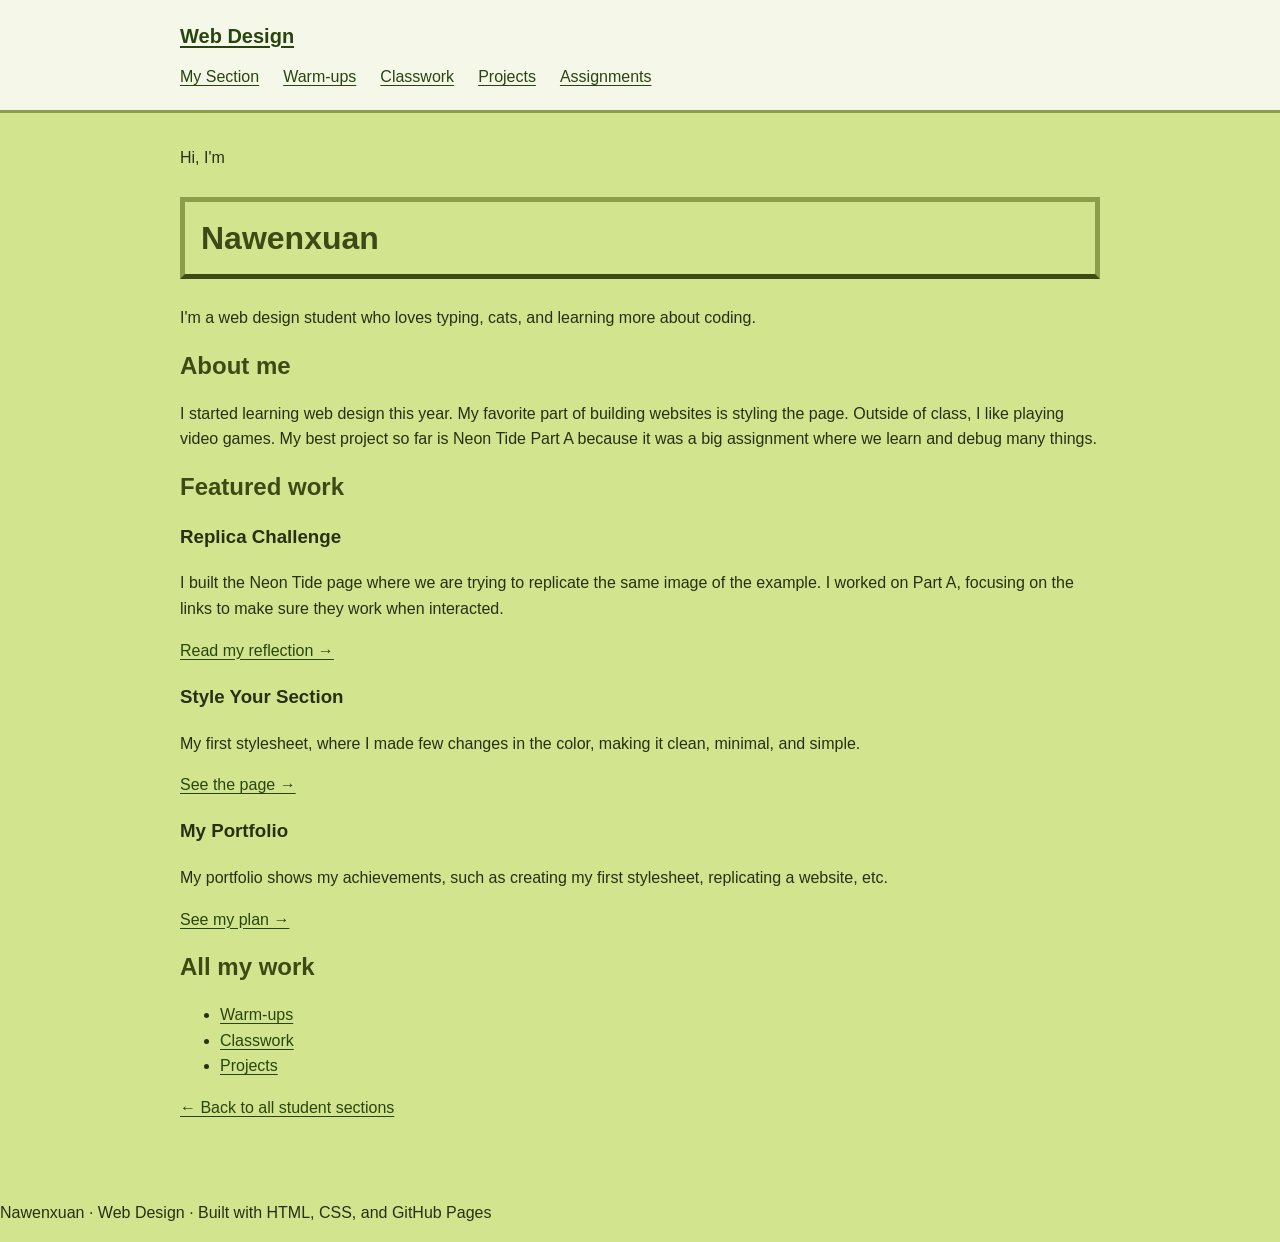
<file: index.html>
<!doctype html>
<html lang="en">
  <head>
    <meta charset="UTF-8" />
    <meta name="viewport" content="width=device-width, initial-scale=1.0" />
    <title>Nawenxuan Li's Section | Web Design</title>
    <link rel="stylesheet" href="style.css" />
  </head>
  <body>
    <header>
      <nav>
        <a href="https://montverde-webdesign.github.io/" class="logo"
          >Web Design</a
        >
        <ul>
          <li><a href="index.html">My Section</a></li>
          <li><a href="warm-ups/index.html">Warm-ups</a></li>
          <li><a href="classwork/index.html">Classwork</a></li>
          <li><a href="projects/index.html">Projects</a></li>
          <li>
            <a href="https://montverde-webdesign.github.io/assignments.html"
              >Assignments</a
            >
          </li>
        </ul>
      </nav>
    </header>

    <main>
      <section class="hero">
        <p class="hello">Hi, I'm</p>
        <h1>Nawenxuan</h1>
        <p class="intro">
          I'm a web design student who loves typing, cats, and learning more
          about coding.
        </p>
      </section>

      <section class="about">
        <h2>About me</h2>
        <p>
          I started learning web design this year. My favorite part of building
          websites is styling the page. Outside of class, I like playing video
          games. My best project so far is Neon Tide Part A because it was a big
          assignment where we learn and debug many things.
        </p>
      </section>

      <section class="featured">
        <h2>Featured work</h2>
        <div class="cards">
          <div class="card">
            <h3>Replica Challenge</h3>
            <p>
              I built the Neon Tide page where we are trying to replicate the
              same image of the example. I worked on Part A, focusing on the
              links to make sure they work when interacted.
            </p>
            <a href="projects/2026-11-05-replica-challenge.html"
              >Read my reflection &rarr;</a
            >
          </div>
          <div class="card">
            <h3>Style Your Section</h3>
            <p>
              My first stylesheet, where I made few changes in the color, making
              it clean, minimal, and simple.
            </p>
            <a href="classwork/2026-10-23-style-my-section.html"
              >See the page &rarr;</a
            >
          </div>
          <div class="card">
            <h3>My Portfolio</h3>
            <p>
              My portfolio shows my achievements, such as creating my first
              stylesheet, replicating a website, etc.
            </p>
            <a href="classwork/2026-11-16-portfolio-plan.html"
              >See my plan &rarr;</a
            >
          </div>
        </div>
      </section>
      <section class="all-work">
        <h2>All my work</h2>
        <ul class="work-links">
          <li><a href="warm-ups/index.html">Warm-ups</a></li>
          <li><a href="classwork/index.html">Classwork</a></li>
          <li><a href="projects/index.html">Projects</a></li>
        </ul>
      </section>

      <p>
        <a href="https://montverde-webdesign.github.io/submissions.html"
          >&larr; Back to all student sections</a
        >
      </p>
    </main>
    <footer>
      <p>
        Nawenxuan &middot; Web Design &middot; Built with HTML, CSS, and GitHub
        Pages
      </p>
    </footer>
  </body>
</html>
</file>
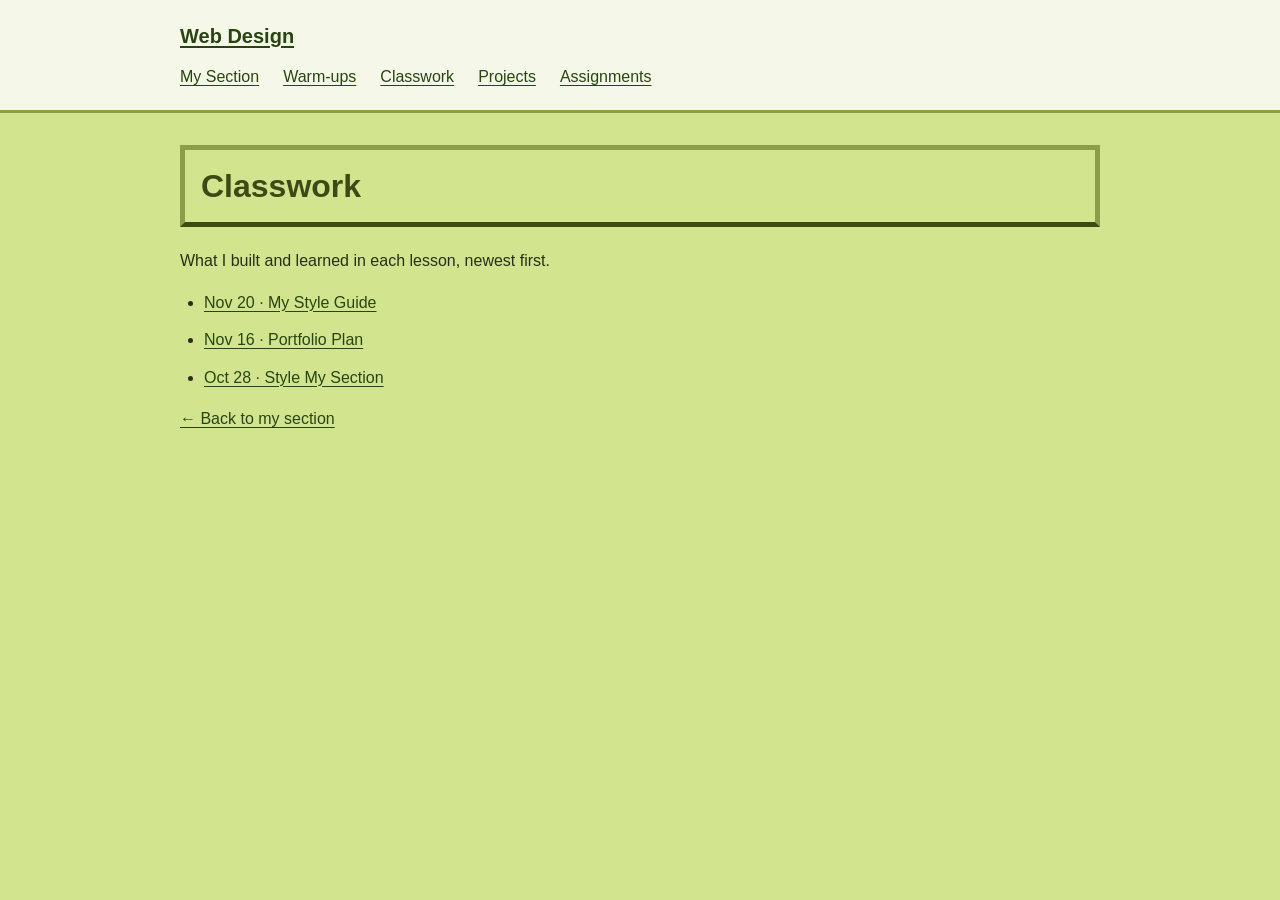
<file: classwork/index.html>
<!doctype html>
<html lang="en">
  <head>
    <meta charset="UTF-8" />
    <meta name="viewport" content="width=device-width, initial-scale=1.0" />
    <title>Classwork | Nawenxuan Li's Section</title>
    <link rel="stylesheet" href="../style.css" />
  </head>
  <body>
    <header>
      <nav>
        <a href="https://montverde-webdesign.github.io/" class="logo"
          >Web Design</a
        >
        <ul>
          <li><a href="../index.html">My Section</a></li>
          <li><a href="../warm-ups/index.html">Warm-ups</a></li>
          <li><a href="../classwork/index.html">Classwork</a></li>
          <li><a href="../projects/index.html">Projects</a></li>
          <li>
            <a href="https://montverde-webdesign.github.io/assignments.html"
              >Assignments</a
            >
          </li>
        </ul>
      </nav>
    </header>

    <main>
      <h1>Classwork</h1>
      <p>What I built and learned in each lesson, newest first.</p>

      <!-- HOW TO ADD A PAGE TO THIS LIST:
         Copy the example line below (the one starting with <li>),
         paste it on the first line inside <ul class="entries">,
         and change the file name and the text to match your new page.
         Newest pages go at the TOP.

         <li><a href="2026-10-23-section-setup.html">Oct 23 &middot; Set Up My Section</a></li>
    -->

      <ul class="entries">
        <li>
          <a href="2026-11-20-style-guide.html"
            >Nov 20 &middot; My Style Guide</a
          >
        </li>
        <li>
          <a href="2026-11-16-portfolio-plan.html"
            >Nov 16 &middot; Portfolio Plan</a
          >
        </li>
        <li>
          <a href="2026-10-23-style-my-section.html"
            >Oct 28 &middot; Style My Section</a
          >
        </li>
      </ul>

      <p><a href="../index.html">&larr; Back to my section</a></p>
    </main>
  </body>
</html>
</file>
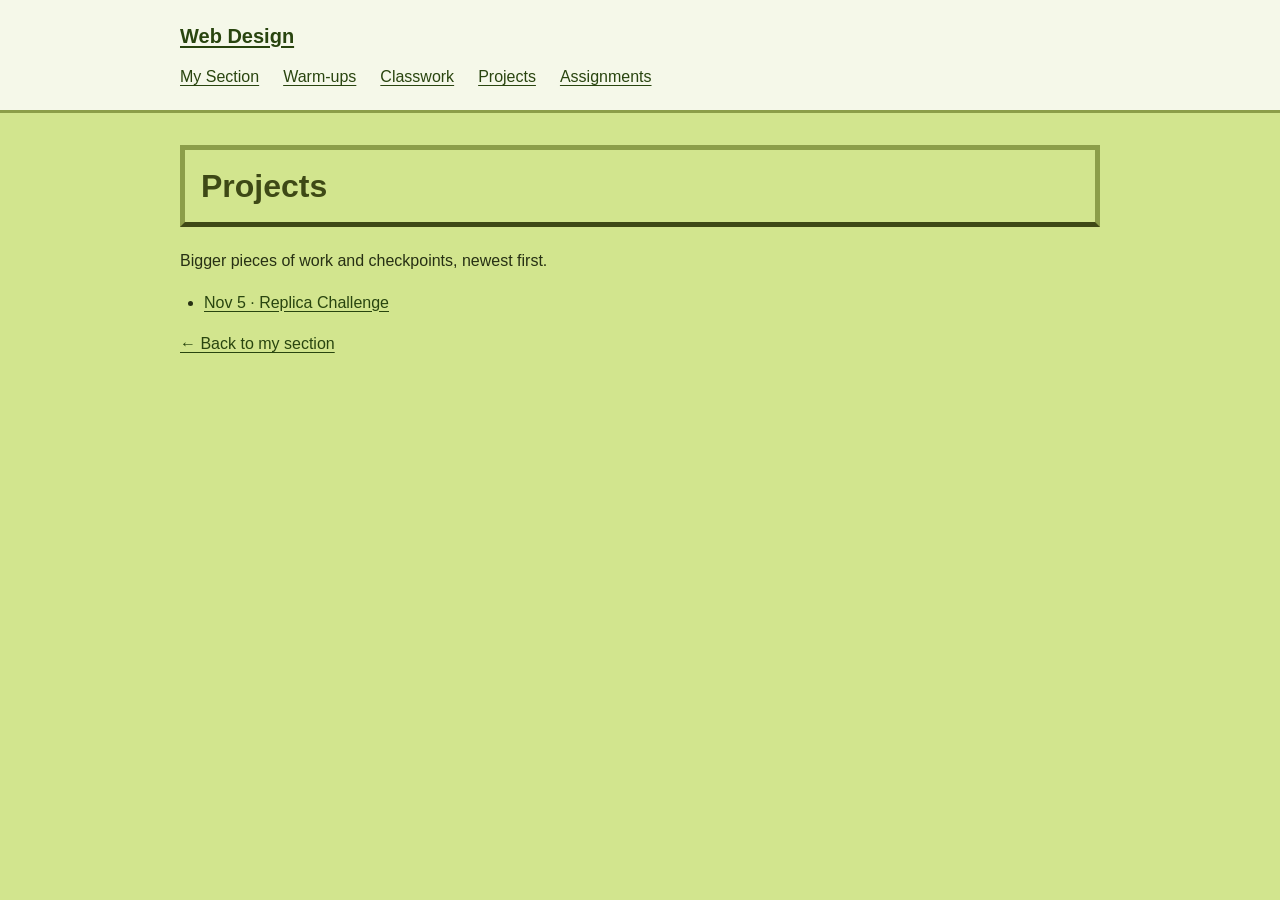
<file: projects/index.html>
<!doctype html>
<html lang="en">
  <head>
    <meta charset="UTF-8" />
    <meta name="viewport" content="width=device-width, initial-scale=1.0" />
    <title>Projects | Nawenxuan Li's Section</title>
    <link rel="stylesheet" href="../style.css" />
  </head>
  <body>
    <header>
      <nav>
        <a href="https://montverde-webdesign.github.io/" class="logo"
          >Web Design</a
        >
        <ul>
          <li><a href="../index.html">My Section</a></li>
          <li><a href="../warm-ups/index.html">Warm-ups</a></li>
          <li><a href="../classwork/index.html">Classwork</a></li>
          <li><a href="../projects/index.html">Projects</a></li>
          <li>
            <a href="https://montverde-webdesign.github.io/assignments.html"
              >Assignments</a
            >
          </li>
        </ul>
      </nav>
    </header>

    <main>
      <h1>Projects</h1>
      <p>Bigger pieces of work and checkpoints, newest first.</p>

      <!-- HOW TO ADD A PAGE TO THIS LIST:
         Copy the example line below (the one starting with <li>),
         paste it on the first line inside <ul class="entries">,
         and change the file name and the text to match your new page.
         Newest pages go at the TOP.

         <li><a href="2026-10-30-phase-1-checkpoint.html">Oct 30 &middot; Phase 1 Checkpoint</a></li>
    -->

      <ul class="entries">
        <li>
          <a href="2026-11-05-replica-challenge.html"
            >Nov 5 · Replica Challenge</a
          >
        </li>
      </ul>

      <p><a href="../index.html">&larr; Back to my section</a></p>
    </main>
  </body>
</html>
</file>
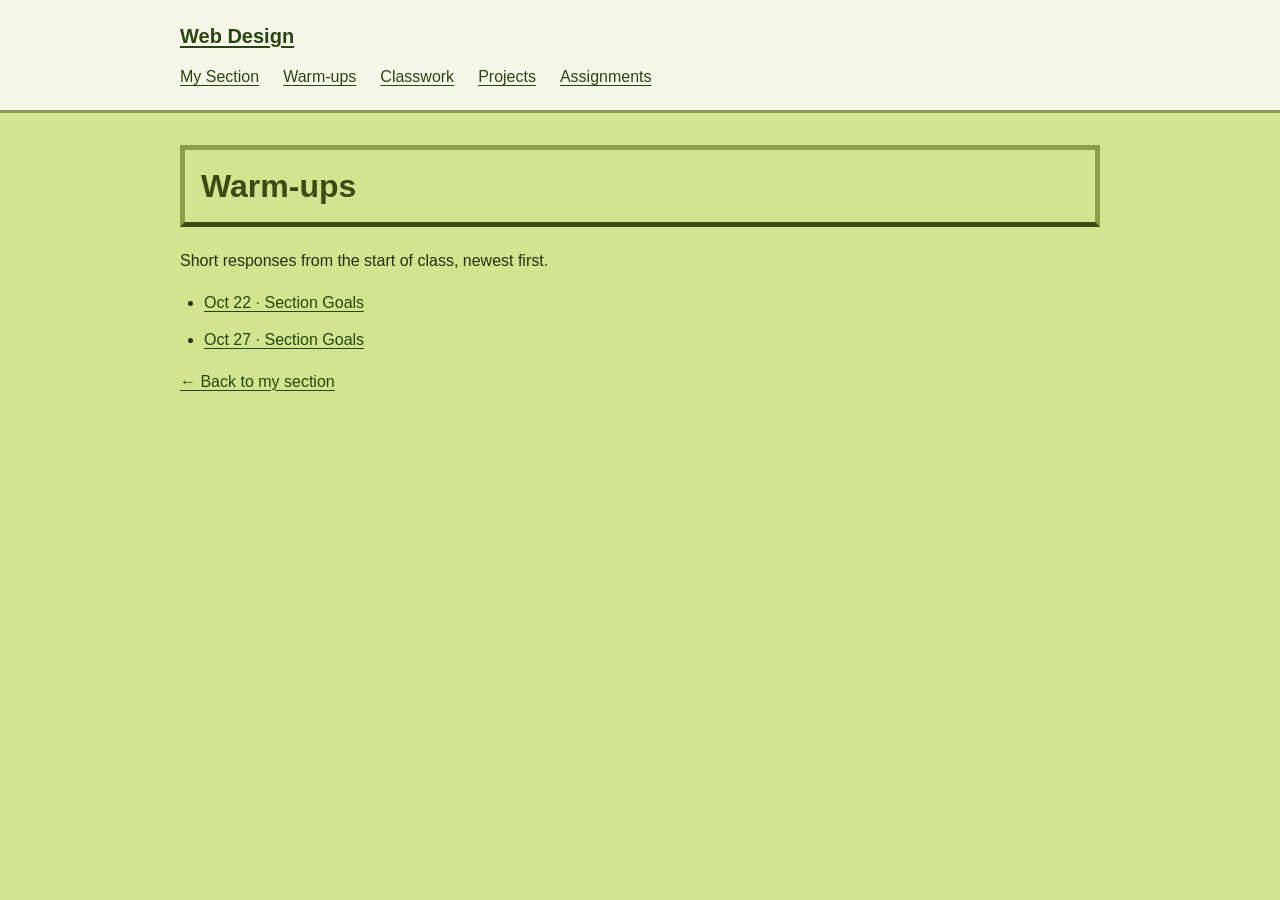
<file: warm-ups/index.html>
<!doctype html>
<html lang="en">
  <head>
    <meta charset="UTF-8" />
    <meta name="viewport" content="width=device-width, initial-scale=1.0" />
    <title>Warm-ups | Nawenxuan Li's Section</title>
    <link rel="stylesheet" href="../style.css" />
  </head>
  <body>
    <header>
      <nav>
        <a href="https://montverde-webdesign.github.io/" class="logo"
          >Web Design</a
        >
        <ul>
          <li><a href="../index.html">My Section</a></li>
          <li><a href="../warm-ups/index.html">Warm-ups</a></li>
          <li><a href="../classwork/index.html">Classwork</a></li>
          <li><a href="../projects/index.html">Projects</a></li>
          <li>
            <a href="https://montverde-webdesign.github.io/assignments.html"
              >Assignments</a
            >
          </li>
        </ul>
      </nav>
    </header>

    <main>
      <h1>Warm-ups</h1>
      <p>Short responses from the start of class, newest first.</p>

      <!-- HOW TO ADD A PAGE TO THIS LIST:
         Copy the example line below (the one starting with <li>),
         paste it on the first line inside <ul class="entries">,
         and change the file name and the text to match your new page.
         Newest pages go at the TOP.

         <li><a href="2026-10-23-section-goals.html">Oct 23 &middot; Section Goals</a></li>
    -->

      <ul class="entries">
        <li>
          <a href="oct-22-practice.html">Oct 22 &middot; Section Goals</a>
        </li>
        <li>
          <a href="oct-27-practice.html">Oct 27 &middot; Section Goals</a>
        </li>
      </ul>
      <p><a href="../index.html">&larr; Back to my section</a></p>
    </main>
  </body>
</html>
</file>
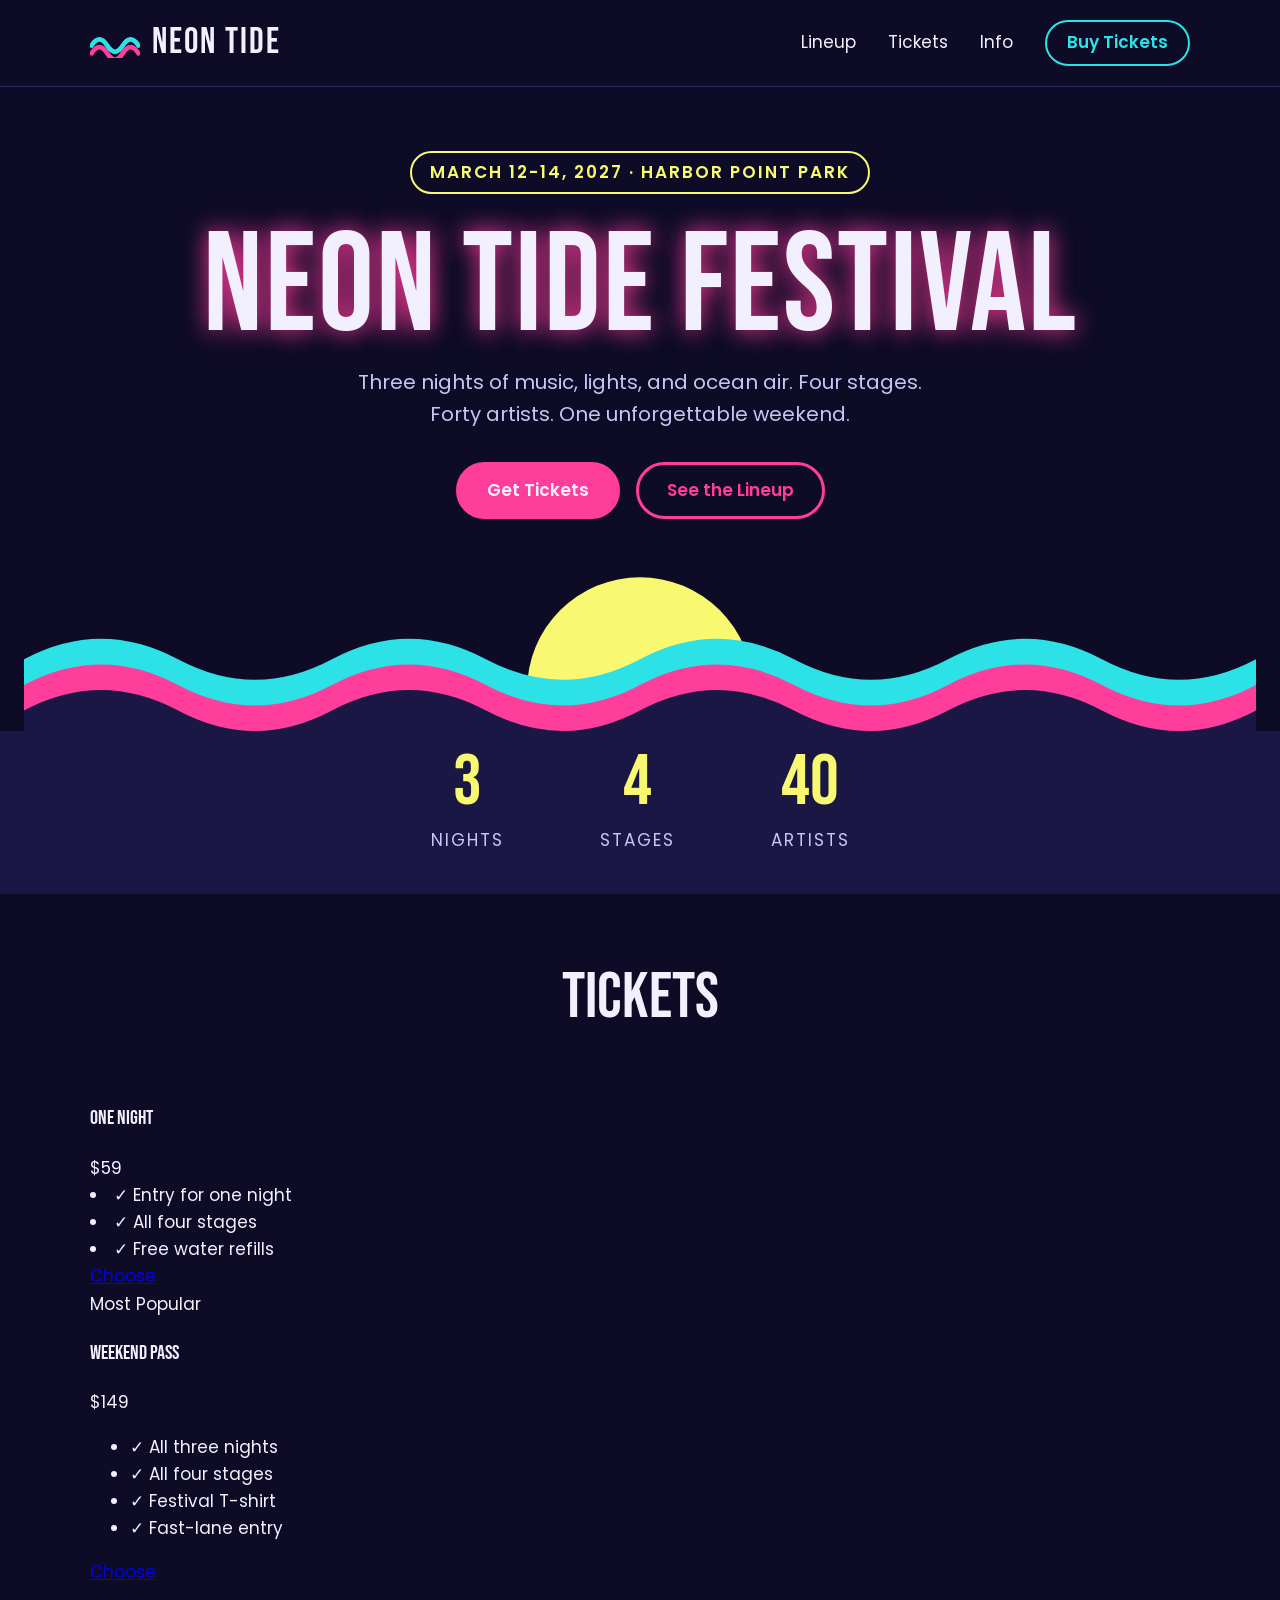
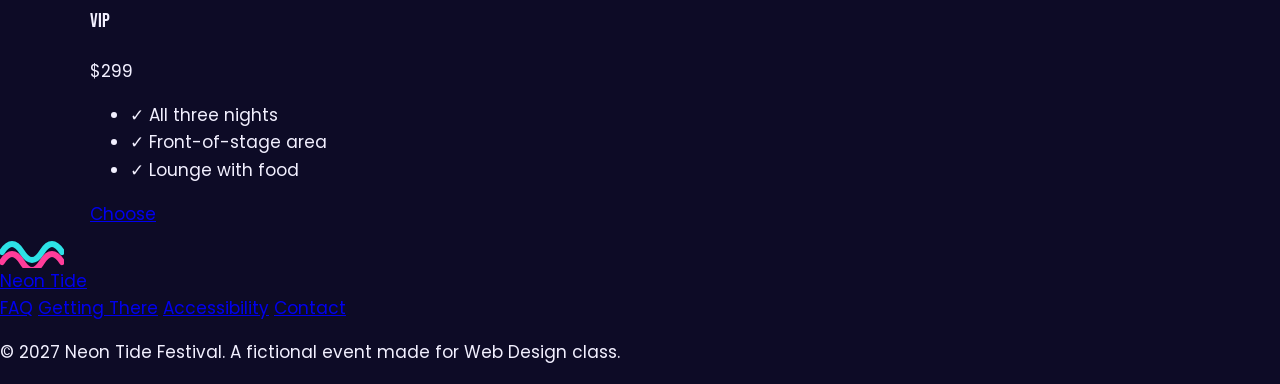
<file: projects/neon-tide/index.html>
<!DOCTYPE html>
<html lang="en">
<head>
  <meta charset="UTF-8">
  <meta name="viewport" content="width=device-width, initial-scale=1.0">
  <title>Neon Tide Festival</title>
  <link rel="stylesheet" href="css/base.css">
  <link rel="stylesheet" href="css/part-a.css">
  <link rel="stylesheet" href="css/part-b.css">
  <link rel="stylesheet" href="css/part-c.css">
</head>
<body>

  <!-- ===== PART A ===== Owner: Nawenxuan Li ===== -->
  <!-- Only the Part A owner types between these two lines. -->

    <header class="festival-header" id="top"> 
        <div class="container header-inner">
          <div class="festival-brand">
  <img class="logo" src="images/logo.svg" alt="Logo gone fishing and is not available" width="52" height="33">
  <span>Neon Tide</span>
        </div>

        <nav class="festival-nav" aria-label="Main navigation">
          <a href="#lineup">Lineup</a>
          <a href="#tickets">Tickets</a>
          <a href="#info">Info</a>
          <a href="#tickets" class="btn-buy-tickets">Buy Tickets</a>
        </nav>
        </div>
  </header>

  <section class="festival-hero" arial-labelledby="festival-heading">
    <div class="hero-content">
        <p class="festival-date">MARCH 12-14, 2027 · HARBOR POINT PARK </p>
        <h1 class="festival-title" id="festival-heading"> 
          Neon Tide <span>Festival</span>
        </h1>

        <p class="festival-description" id="info">Three nights of music, lights, and ocean air. Four stages. Forty artists. One unforgettable weekend.</p>
        <div class="hero-buttons">
          <a class="hero-button tickets-button" href ="#tickets">Get Tickets</a>
          <a class="hero-button lineup-button" href="#lineup">See the Lineup</a>
        </div>
    </div>
    
    <div class="hero-artwork">
      <img class="hero-waves" src="images/waves.svg" alt="Logo gone fishing too" width="1200" height="160">
    </div>

    <div class="festival-stats">
      <div>
        <p class="stat-number">3</p>
        <p class="stat-label">Nights</p>
      </div>

      <div>
        <p class="stat-number">4</p>
        <p class="stat-label">Stages</p>
      </div>

      <div>
        <p class="stat-number">40</p>
        <p class="stat-label">Artists</p>
      </div>
  </section>

  <!-- ===== END PART A ===== -->






  <!-- ===== PART B ===== Owner: Lukas Walker ===== -->
  <!-- Only the Part B owner types between these two lines. -->



  <!-- ===== END PART B ===== -->






  <!-- ===== PART C ===== Owner: Kian Nurani ===== -->
  <!-- Only the Part C owner types between these two lines. -->
<section id="tickets" class="tickets-section">
  <div class="container">
    <h2 class="section-title">Tickets</h2>
    
    <div class="tickets-grid">
      <!-- One Night Card -->
       <div class="ticket-card">
        <h3 class="ticket-name">One Night</h3>
        <div class="ticket-price">$59</div>
        <li>&check; Entry for one night</li>
        <li>&check; All four stages</li>
        <li>&check; Free water refills</li>
      </ul>
      <a href="#" class="btn-choose">Choose</a>

    </div>
   
  <!-- Weekend Pass Card-->
   <div class="ticket-card featured">
    <div class="ticket-badge">Most Popular</div>
    <h3 class="ticket-name">Weekend Pass</h3>
    <div class="ticket-price">$149</div>
    <ul class="ticket-features">
      <li>&check; All three nights</li>
      <li>&check; All four stages</li>
      <li>&check; Festival T-shirt</li>
      <li>&check; Fast-lane entry</li>
    </ul>
    <a href="#" class="btn-choose btn-pink">Choose</a>
   </div>

  <!-- VIP Card -->
  <div class="ticket-card">
    <h3 class="ticket-name">VIP</h3>
    <div class="ticket-price">$299</div>
    <ul class="ticket-features">
      <li>&check; All three nights</li>
      <li>&check; Front-of-stage area</li>
      <li>&check; Lounge with food</li>
    </ul>
    <a href="#" class="btn-choose">Choose</a>
    </div>
   </div>
  </div>
</section>

<footer class="site-footer">
  <div class="footer-inner">
    <a href="#" class="footer-logo">
      <img src="briefs/level-3-neon-tide/images/logo.svg" alt="Neon Tide logo">
      Neon Tide
    </a>
    <div class="footer-links">
      <a href="#">FAQ</a>
      <a href="#">Getting There</a>
      <a href="#">Accessibility</a>
      <a href="#">Contact</a>
    </div>
    <p class="copyright">&copy; 2027 Neon Tide Festival. A fictional event made for Web Design class.</p>
    </div>
</footer>
  <!-- ===== END PART C ===== -->

</body>
</html>
</file>
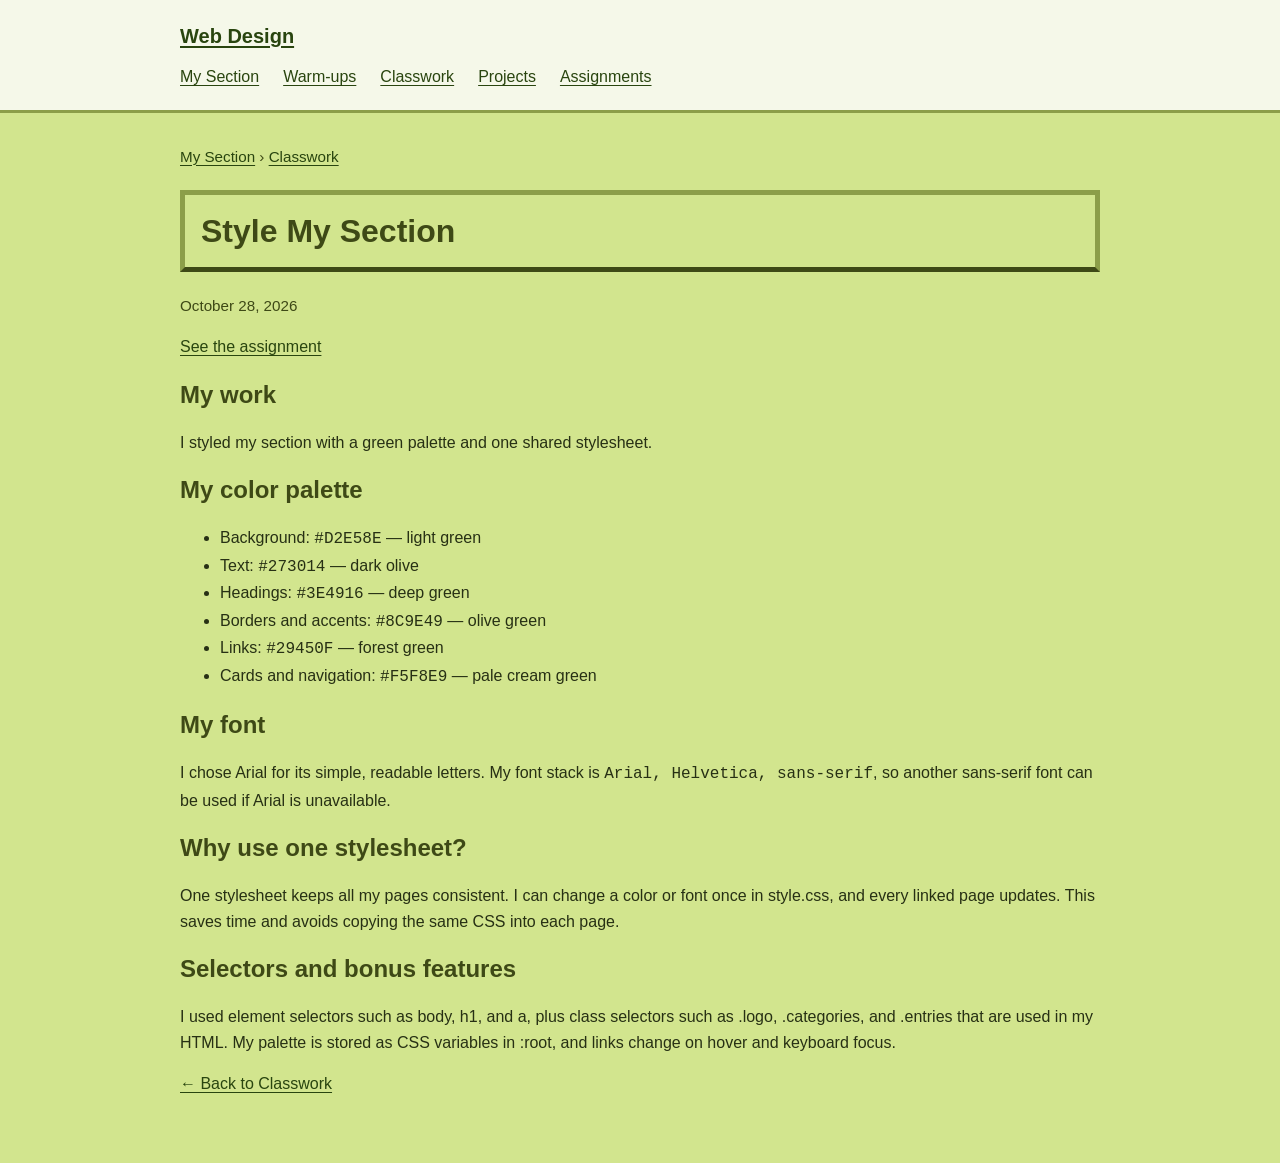
<file: classwork/2026-10-23-style-my-section.html>
<!doctype html>
<html lang="en">
  <head>
    <meta charset="UTF-8" />
    <meta name="viewport" content="width=device-width, initial-scale=1.0" />
    <title>Style My Section | Nawenxuan Li's Section</title>
    <link rel="stylesheet" href="../style.css" />
  </head>
  <body>
    <header>
      <nav>
        <a href="https://montverde-webdesign.github.io/" class="logo"
          >Web Design</a
        >
        <ul>
          <li><a href="../index.html">My Section</a></li>
          <li><a href="../warm-ups/index.html">Warm-ups</a></li>
          <li><a href="../classwork/index.html">Classwork</a></li>
          <li><a href="../projects/index.html">Projects</a></li>
          <li>
            <a href="https://montverde-webdesign.github.io/assignments.html"
              >Assignments</a
            >
          </li>
        </ul>
      </nav>
    </header>

    <main>
      <p class="breadcrumbs">
        <a href="../index.html">My Section</a> &rsaquo;
        <a href="index.html">Classwork</a>
      </p>

      <h1>Style My Section</h1>
      <p class="date">October 28, 2026</p>

      <!-- Link to the assignment: replace the part after # with the file name, without .html -->
      <p>
        <a
          href="https://montverde-webdesign.github.io/assignments.html#2026-10-23-style-my-section"
          >See the assignment</a
        >
      </p>

      <h2>My work</h2>
      <p>I styled my section with a green palette and one shared stylesheet.</p>

      <h2>My color palette</h2>
      <ul>
        <li>Background: <code>#D2E58E</code> — light green</li>
        <li>Text: <code>#273014</code> — dark olive</li>
        <li>Headings: <code>#3E4916</code> — deep green</li>
        <li>Borders and accents: <code>#8C9E49</code> — olive green</li>
        <li>Links: <code>#29450F</code> — forest green</li>
        <li>Cards and navigation: <code>#F5F8E9</code> — pale cream green</li>
      </ul>

      <h2>My font</h2>
      <p>
        I chose Arial for its simple, readable letters. My font stack is
        <code>Arial, Helvetica, sans-serif</code>, so another sans-serif font
        can be used if Arial is unavailable.
      </p>

      <h2>Why use one stylesheet?</h2>
      <p>
        One stylesheet keeps all my pages consistent. I can change a color or
        font once in style.css, and every linked page updates. This saves time
        and avoids copying the same CSS into each page.
      </p>

      <h2>Selectors and bonus features</h2>
      <p>
        I used element selectors such as body, h1, and a, plus class selectors
        such as .logo, .categories, and .entries that are used in my HTML. My
        palette is stored as CSS variables in :root, and links change on hover
        and keyboard focus.
      </p>

      <p><a href="index.html">&larr; Back to Classwork</a></p>
    </main>
  </body>
</html>
</file>
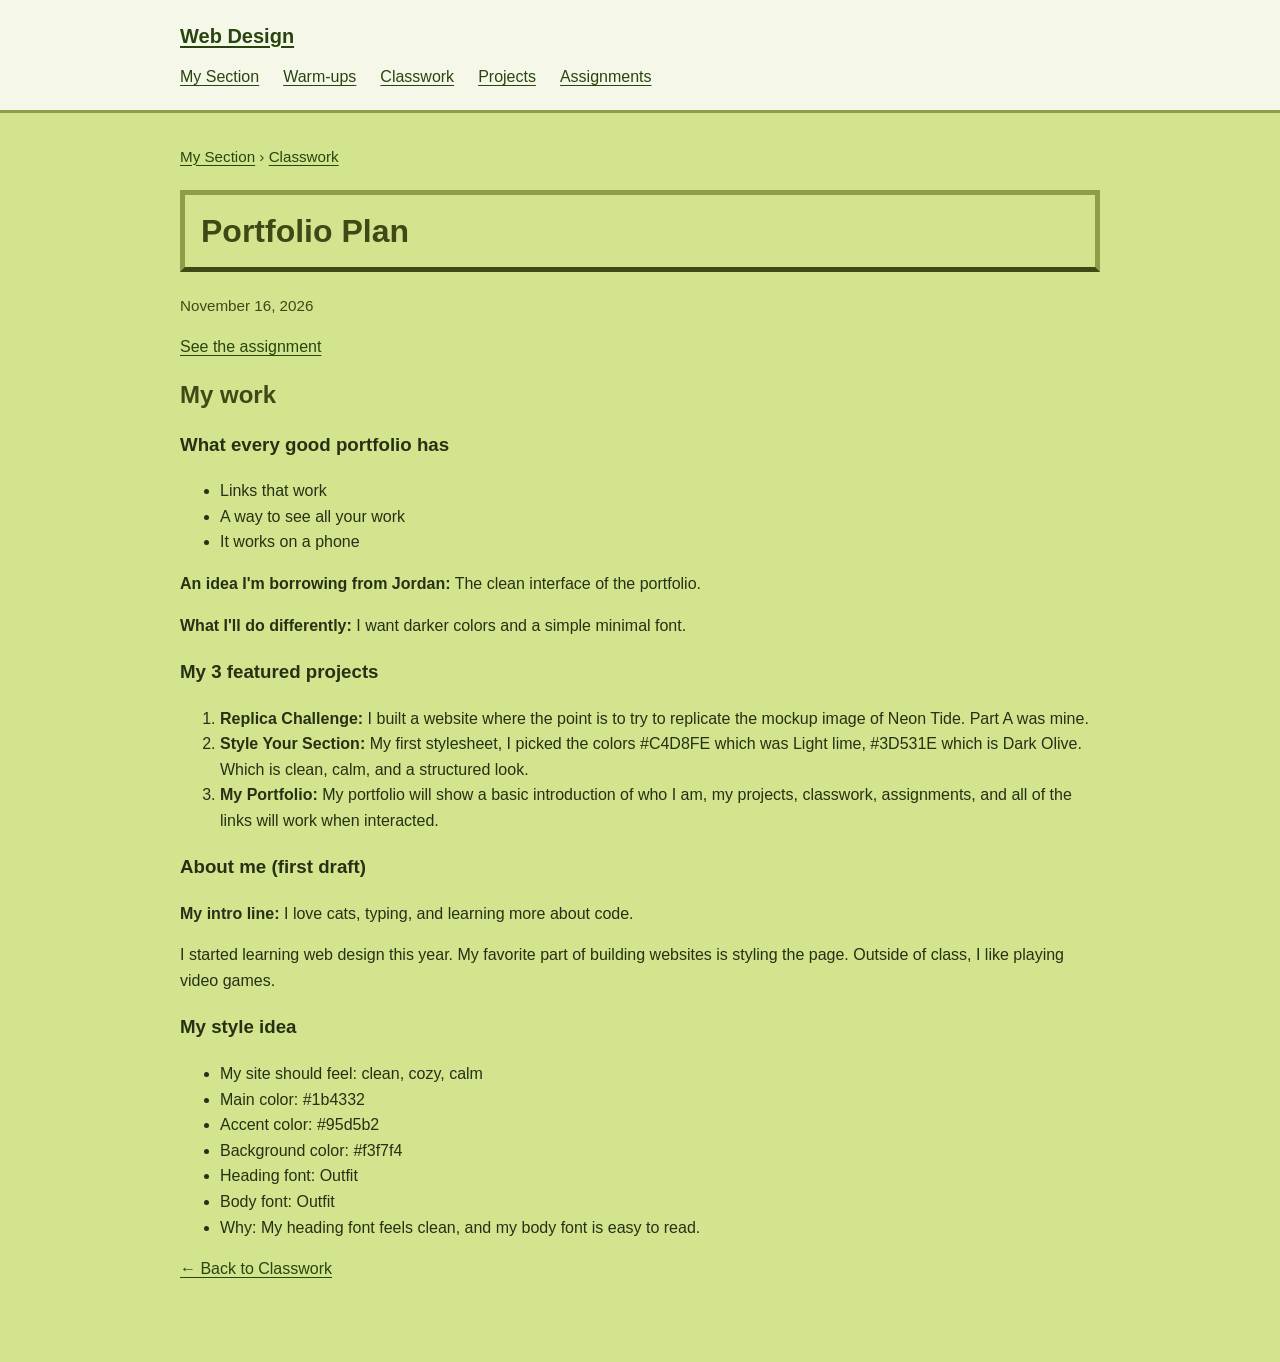
<file: classwork/2026-11-16-portfolio-plan.html>
<!doctype html>
<html lang="en">
  <head>
    <meta charset="UTF-8" />
    <meta name="viewport" content="width=device-width, initial-scale=1.0" />
    <title>Portfolio Plan | Nawenxuan's Section</title>
    <link rel="stylesheet" href="../style.css" />
  </head>
  <body>
    <header>
      <nav>
        <a href="https://montverde-webdesign.github.io/" class="logo"
          >Web Design</a
        >
        <ul>
          <li><a href="../index.html">My Section</a></li>
          <li><a href="../warm-ups/index.html">Warm-ups</a></li>
          <li><a href="../classwork/index.html">Classwork</a></li>
          <li><a href="../projects/index.html">Projects</a></li>
          <li>
            <a href="https://montverde-webdesign.github.io/assignments.html"
              >Assignments</a
            >
          </li>
        </ul>
      </nav>
    </header>

    <main>
      <!-- HOW TO USE THIS TEMPLATE:
         1. Copy this file and paste it into this same folder.
         2. Rename the copy to the assignment's file name, like 2026-10-23-section-setup.html
         3. Change everything in [square brackets], including the title at the top.
         4. Add a link to your new page at the top of the list in index.html.
         Leave this template.html file alone so you can copy it again next time. -->

      <p class="breadcrumbs">
        <a href="../index.html">My Section</a> &rsaquo;
        <a href="index.html">Classwork</a>
      </p>

      <h1>Portfolio Plan</h1>
      <p class="date">November 16, 2026</p>

      <!-- Link to the assignment: replace the part after # with the file name, without .html -->
      <p>
        <a
          href="https://montverde-webdesign.github.io/assignments.html#2026-11-16-portfolio-plan"
          >See the assignment</a
        >
      </p>

      <h2>My work</h2>
      <h3>What every good portfolio has</h3>
      <ul>
        <li>Links that work</li>
        <li>A way to see all your work</li>
        <li>It works on a phone</li>
      </ul>
      <p>
        <strong>An idea I'm borrowing from Jordan:</strong> The clean interface
        of the portfolio.
      </p>
      <p>
        <strong>What I'll do differently:</strong> I want darker colors and a
        simple minimal font.
      </p>

      <h3>My 3 featured projects</h3>
      <ol>
        <li>
          <strong>Replica Challenge:</strong> I built a website where the point
          is to try to replicate the mockup image of Neon Tide. Part A was mine.
        </li>
        <li>
          <strong>Style Your Section:</strong> My first stylesheet, I picked the
          colors #C4D8FE which was Light lime, #3D531E which is Dark Olive.
          Which is clean, calm, and a structured look.
        </li>
        <li>
          <strong>My Portfolio:</strong> My portfolio will show a basic
          introduction of who I am, my projects, classwork, assignments, and all
          of the links will work when interacted.
        </li>
      </ol>

      <h3>About me (first draft)</h3>
      <p>
        <strong>My intro line:</strong> I love cats, typing, and learning more
        about code.
      </p>
      <p>
        I started learning web design this year. My favorite part of building
        websites is styling the page. Outside of class, I like playing video
        games.
      </p>

      <h3>My style idea</h3>
      <ul>
        <li>My site should feel: clean, cozy, calm</li>
        <li>Main color: #1b4332</li>
        <li>Accent color: #95d5b2</li>
        <li>Background color: #f3f7f4</li>
        <li>Heading font: Outfit</li>
        <li>Body font: Outfit</li>
        <li>
          Why: My heading font feels clean, and my body font is easy to read.
        </li>
      </ul>

      <p><a href="index.html">&larr; Back to Classwork</a></p>
    </main>
  </body>
</html>
</file>
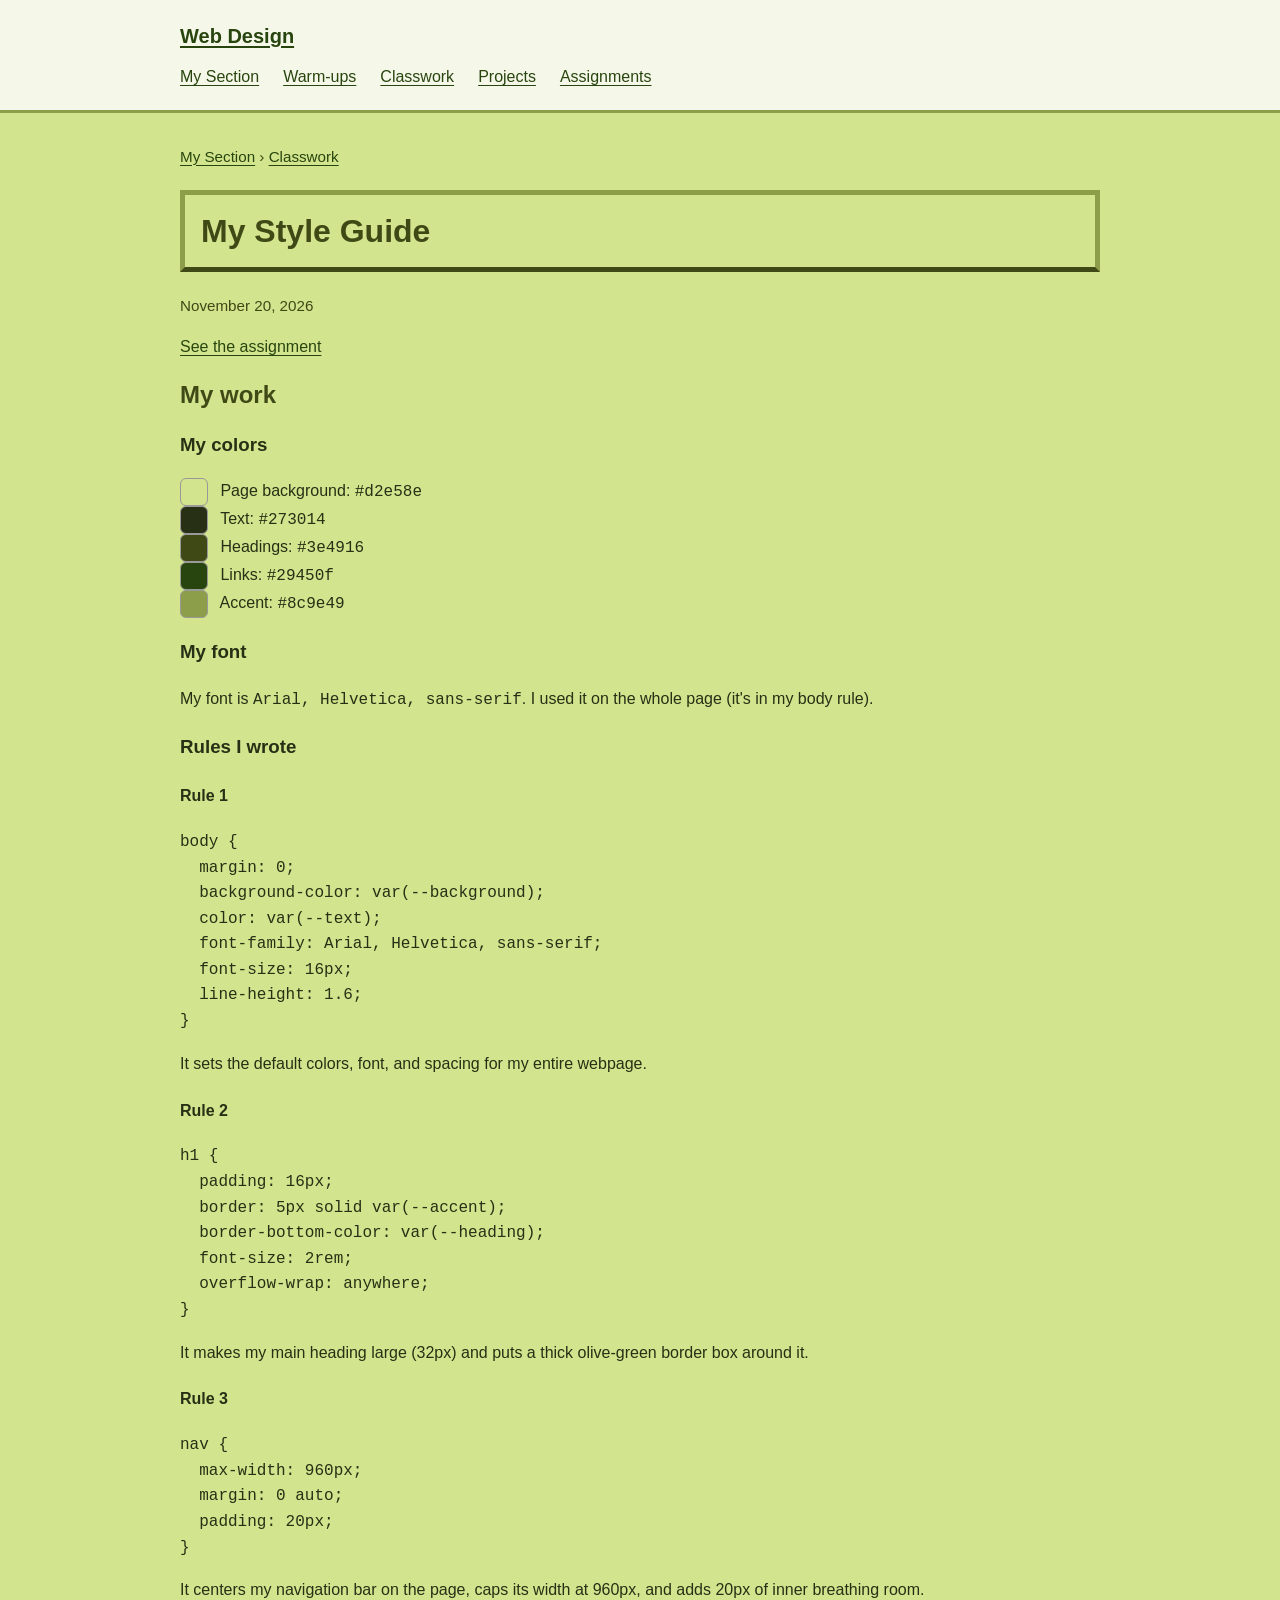
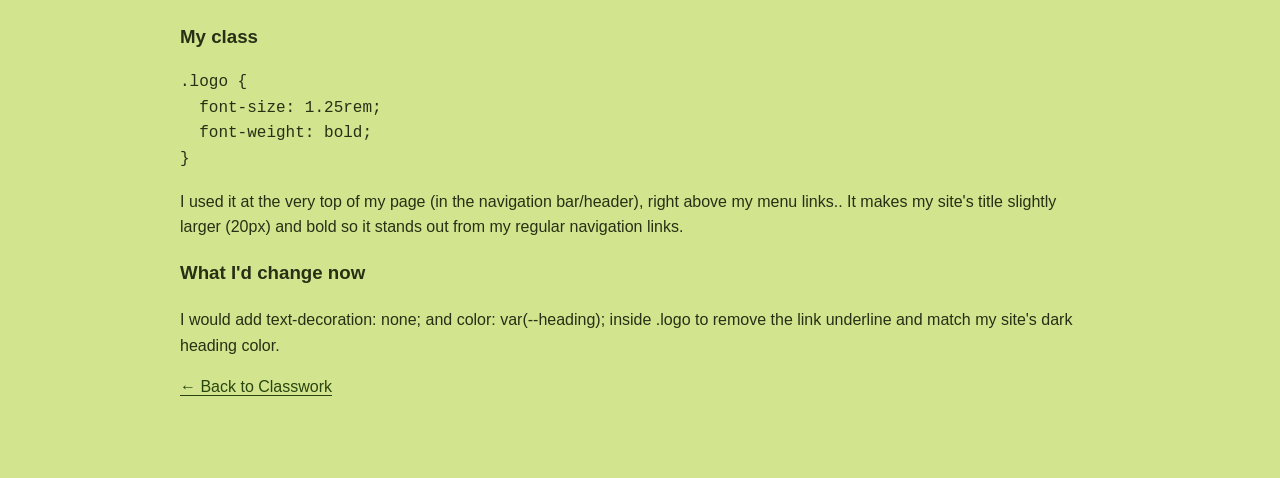
<file: classwork/2026-11-20-style-guide.html>
<!doctype html>
<html lang="en">
  <head>
    <meta charset="UTF-8" />
    <meta name="viewport" content="width=device-width, initial-scale=1.0" />
    <title>My Style Guide | Nawenxuan's Section</title>
    <link rel="stylesheet" href="../style-october.css" />
  </head>
  <body>
    <header>
      <nav>
        <a href="https://montverde-webdesign.github.io/" class="logo"
          >Web Design</a
        >
        <ul>
          <li><a href="../index.html">My Section</a></li>
          <li><a href="../warm-ups/index.html">Warm-ups</a></li>
          <li><a href="../classwork/index.html">Classwork</a></li>
          <li><a href="../projects/index.html">Projects</a></li>
          <li>
            <a href="https://montverde-webdesign.github.io/assignments.html"
              >Assignments</a
            >
          </li>
        </ul>
      </nav>
    </header>

    <main>
      <!-- HOW TO USE THIS TEMPLATE:
         1. Copy this file and paste it into this same folder.
         2. Rename the copy to the assignment's file name, like 2026-10-23-section-setup.html
         3. Change everything in [square brackets], including the title at the top.
         4. Add a link to your new page at the top of the list in index.html.
         Leave this template.html file alone so you can copy it again next time. -->

      <p class="breadcrumbs">
        <a href="../index.html">My Section</a> &rsaquo;
        <a href="index.html">Classwork</a>
      </p>

      <h1>My Style Guide</h1>
      <p class="date">November 20, 2026</p>

      <!-- Link to the assignment: replace the part after # with the file name, without .html -->
      <p>
        <a
          href="https://montverde-webdesign.github.io/assignments.html#2026-11-20-style-guide"
          >See the assignment</a
        >
      </p>

      <h2>My work</h2>
      <h3>My colors</h3>
      <ul class="palette">
        <li>
          <span class="swatch" style="background-color: #d2e58e"></span> Page
          background: <code>#d2e58e</code>
        </li>
        <li>
          <span class="swatch" style="background-color: #273014"></span> Text:
          <code>#273014</code>
        </li>
        <li>
          <span class="swatch" style="background-color: #3e4916"></span>
          Headings: <code>#3e4916</code>
        </li>
        <li>
          <span class="swatch" style="background-color: #29450f"></span> Links:
          <code>#29450f</code>
        </li>
        <li>
          <span class="swatch" style="background-color: #8c9e49"></span> Accent:
          <code>#8c9e49</code>
        </li>
      </ul>

      <h3>My font</h3>
      <p>
        My font is <code>Arial, Helvetica, sans-serif</code>. I used it on the
        whole page (it's in my body rule).
      </p>

      <h3>Rules I wrote</h3>
      <h4>Rule 1</h4>
      <pre><code>body {
  margin: 0;
  background-color: var(--background);
  color: var(--text);
  font-family: Arial, Helvetica, sans-serif;
  font-size: 16px;
  line-height: 1.6;
}</code></pre>
      <p>
        It sets the default colors, font, and spacing for my entire webpage.
      </p>

      <h4>Rule 2</h4>
      <pre><code>h1 {
  padding: 16px;
  border: 5px solid var(--accent);
  border-bottom-color: var(--heading);
  font-size: 2rem;
  overflow-wrap: anywhere;
}</code></pre>
      <p>
        It makes my main heading large (32px) and puts a thick olive-green
        border box around it.
      </p>

      <h4>Rule 3</h4>
      <pre><code>nav {
  max-width: 960px;
  margin: 0 auto;
  padding: 20px;
}</code></pre>
      <p>
        It centers my navigation bar on the page, caps its width at 960px, and
        adds 20px of inner breathing room.
      </p>

      <h3>My class</h3>
      <pre><code>.logo {
  font-size: 1.25rem;
  font-weight: bold;
}</code></pre>
      <p>
        I used it at the very top of my page (in the navigation bar/header),
        right above my menu links.. It makes my site's title slightly larger
        (20px) and bold so it stands out from my regular navigation links.
      </p>

      <h3>What I'd change now</h3>
      <p>
        I would add text-decoration: none; and color: var(--heading); inside
        .logo to remove the link underline and match my site's dark heading
        color.
      </p>
      <p><a href="index.html">&larr; Back to Classwork</a></p>
    </main>
  </body>
</html>
</file>
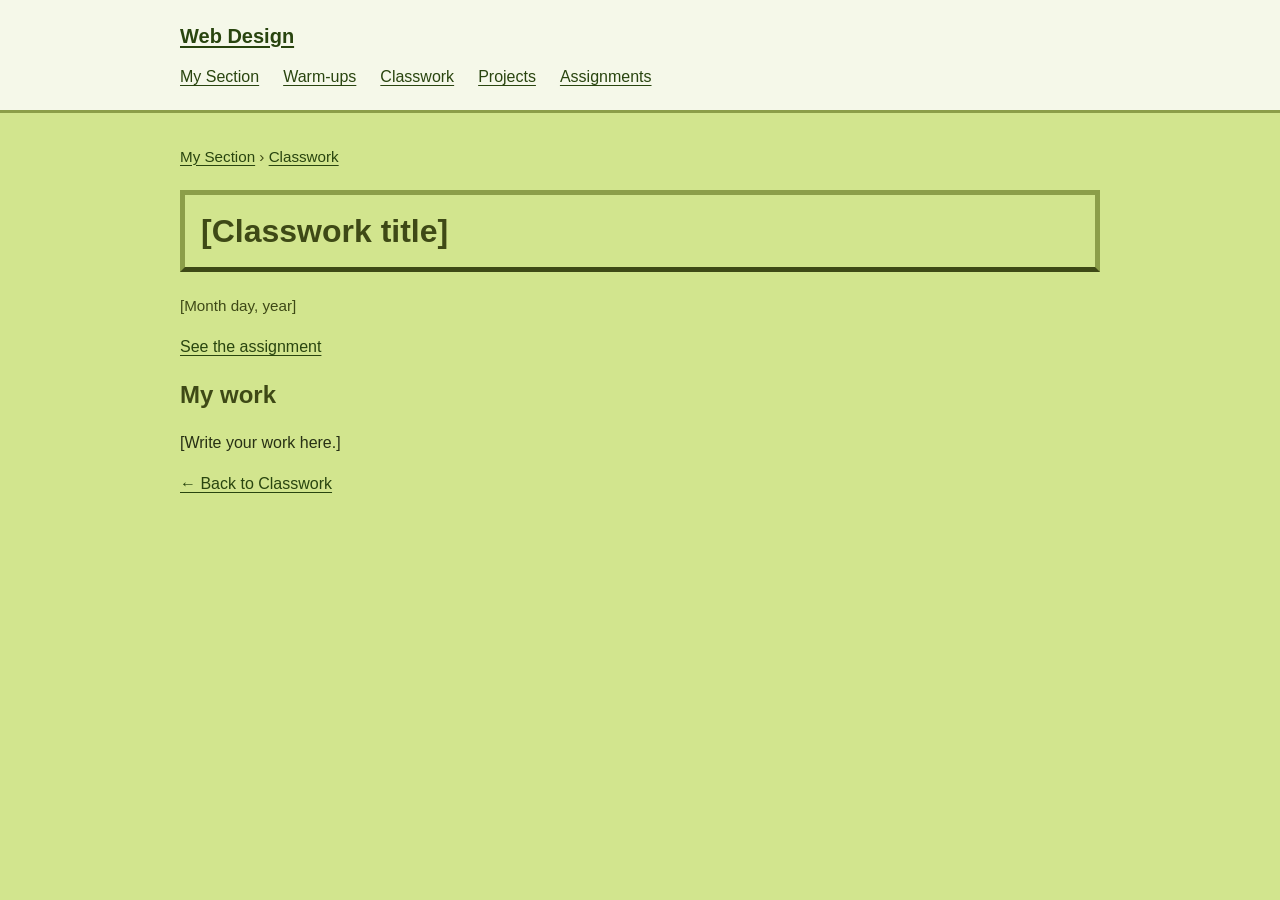
<file: classwork/template.html>
<!doctype html>
<html lang="en">
  <head>
    <meta charset="UTF-8" />
    <meta name="viewport" content="width=device-width, initial-scale=1.0" />
    <title>[Classwork title] | Nawenxuan Li's Section</title>
    <link rel="stylesheet" href="../style.css" />
  </head>
  <body>
    <header>
      <nav>
        <a href="https://montverde-webdesign.github.io/" class="logo"
          >Web Design</a
        >
        <ul>
          <li><a href="../index.html">My Section</a></li>
          <li><a href="../warm-ups/index.html">Warm-ups</a></li>
          <li><a href="../classwork/index.html">Classwork</a></li>
          <li><a href="../projects/index.html">Projects</a></li>
          <li>
            <a href="https://montverde-webdesign.github.io/assignments.html"
              >Assignments</a
            >
          </li>
        </ul>
      </nav>
    </header>

    <main>
      <!-- HOW TO USE THIS TEMPLATE:
         1. Copy this file and paste it into this same folder.
         2. Rename the copy to the assignment's file name, like 2026-10-23-section-setup.html
         3. Change everything in [square brackets], including the title at the top.
         4. Add a link to your new page at the top of the list in index.html.
         Leave this template.html file alone so you can copy it again next time. -->

      <p class="breadcrumbs">
        <a href="../index.html">My Section</a> &rsaquo;
        <a href="index.html">Classwork</a>
      </p>

      <h1>[Classwork title]</h1>
      <p class="date">[Month day, year]</p>

      <!-- Link to the assignment: replace the part after # with the file name, without .html -->
      <p>
        <a
          href="https://montverde-webdesign.github.io/assignments.html#2026-10-23-section-setup"
          >See the assignment</a
        >
      </p>

      <h2>My work</h2>
      <p>[Write your work here.]</p>

      <p><a href="index.html">&larr; Back to Classwork</a></p>
    </main>
  </body>
</html>
</file>
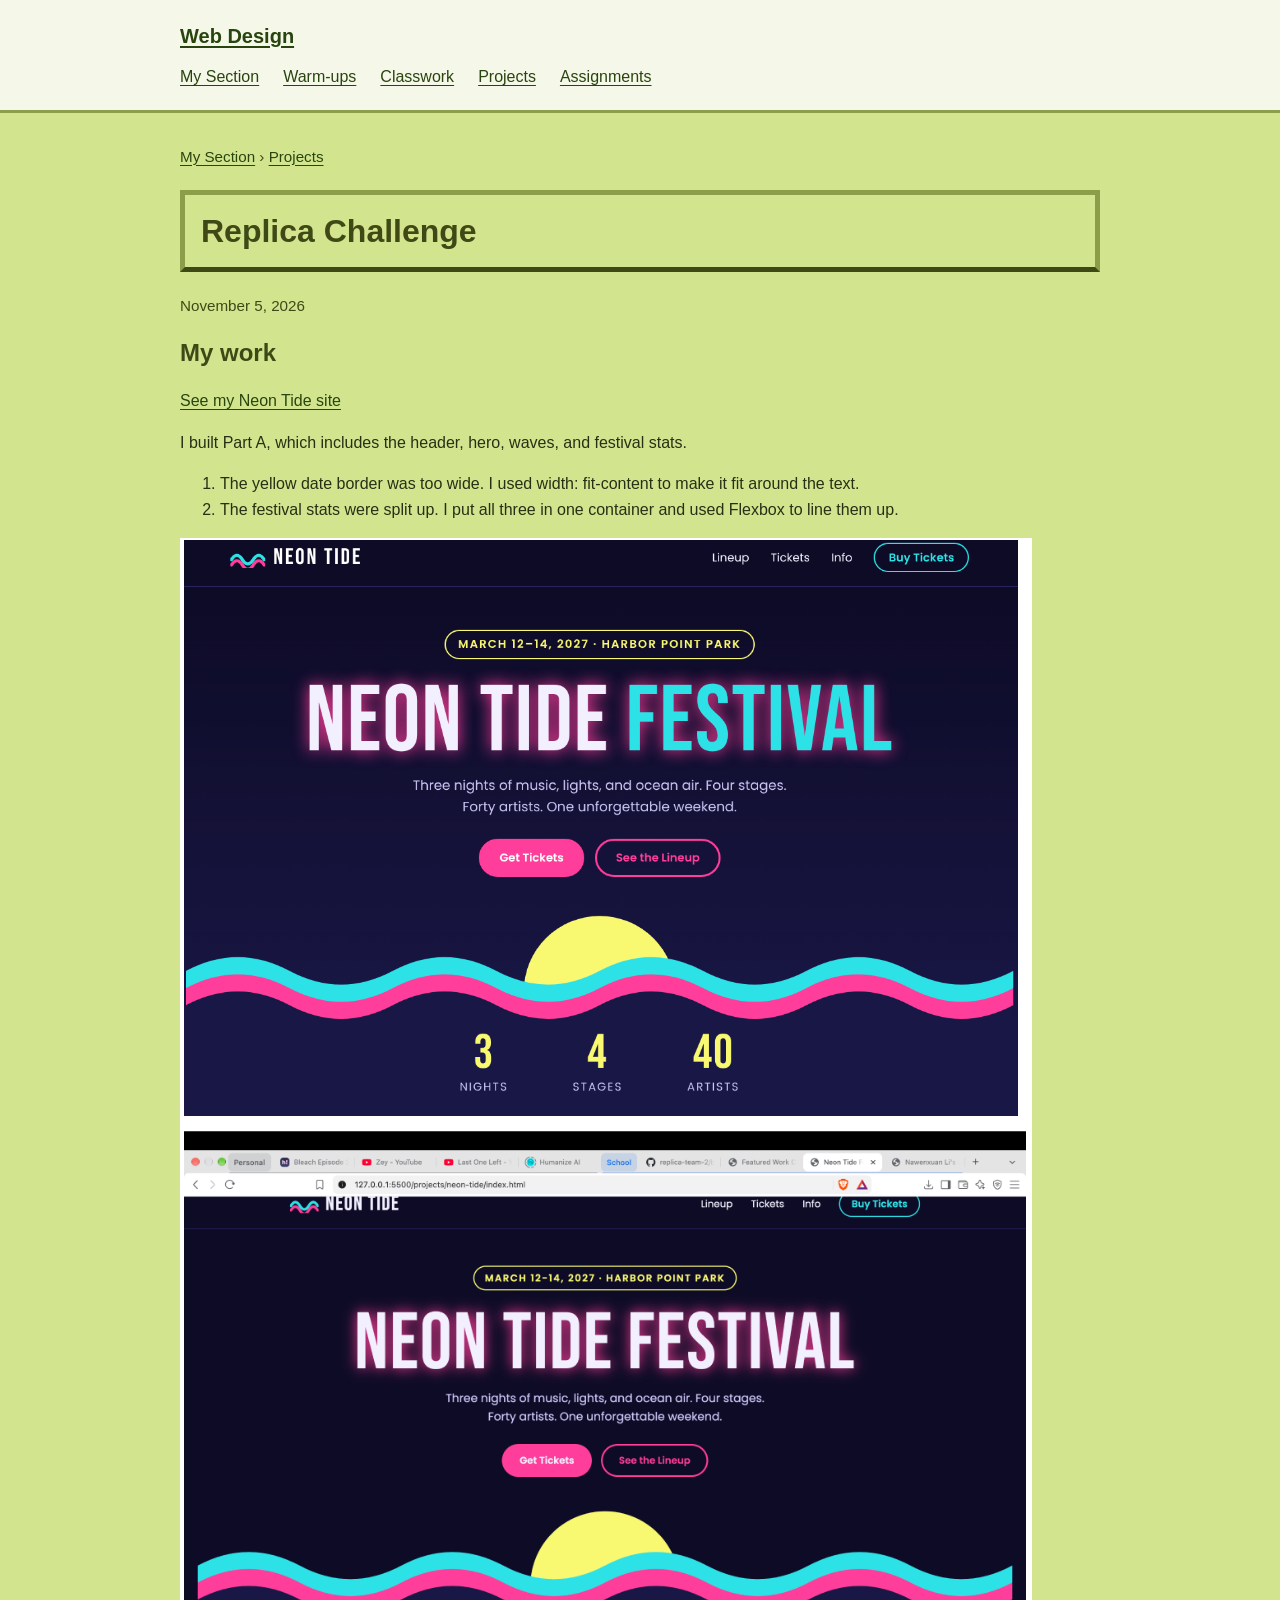
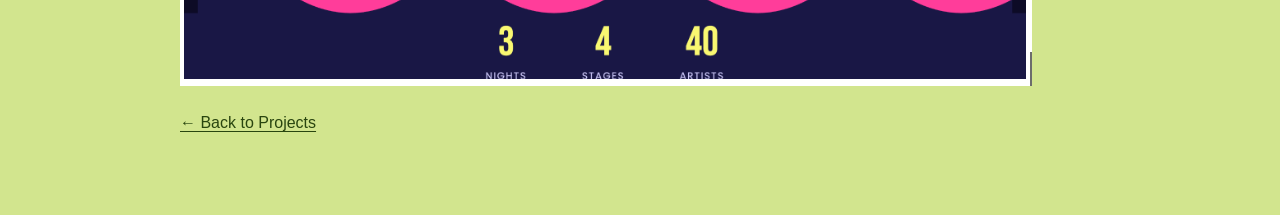
<file: projects/2026-11-05-replica-challenge.html>
<!doctype html>
<html lang="en">
  <head>
    <meta charset="UTF-8" />
    <meta name="viewport" content="width=device-width, initial-scale=1.0" />
    <title>Replica Challenge | Nawenxuan Li's Section</title>
    <link rel="stylesheet" href="../style.css" />
  </head>
  <body>
    <header>
      <nav>
        <a href="https://montverde-webdesign.github.io/" class="logo"
          >Web Design</a
        >
        <ul>
          <li><a href="../index.html">My Section</a></li>
          <li><a href="../warm-ups/index.html">Warm-ups</a></li>
          <li><a href="../classwork/index.html">Classwork</a></li>
          <li><a href="../projects/index.html">Projects</a></li>
          <li>
            <a href="https://montverde-webdesign.github.io/assignments.html"
              >Assignments</a
            >
          </li>
        </ul>
      </nav>
    </header>

    <main>
      <!-- HOW TO USE THIS TEMPLATE:
         1. Copy this file and paste it into this same folder.
         2. Rename the copy to the assignment's file name, like 2026-10-30-phase-1-checkpoint.html
         3. Change everything in [square brackets], including the title at the top.
         4. Add a link to your new page at the top of the list in index.html.
         Leave this template.html file alone so you can copy it again next time. -->

      <p class="breadcrumbs">
        <a href="../index.html">My Section</a> &rsaquo;
        <a href="index.html">Projects</a>
      </p>

      <h1>Replica Challenge</h1>
      <p class="date">November 5, 2026</p>

      <!-- Link to the assignment: replace the part after # with the file name, without .html -->

      <h2>My work</h2>
      <p><a href="neon-tide/index.html">See my Neon Tide site</a></p>

      <p>
        I built Part A, which includes the header, hero, waves, and festival
        stats.
      </p>

      <ol>
        <li>
          The yellow date border was too wide. I used width: fit-content to make
          it fit around the text.
        </li>
        <li>
          The festival stats were split up. I put all three in one container and
          used Flexbox to line them up.
        </li>
      </ol>

      <img
        src="../images/replica-compare.png"
        alt="My Neon Tide page next to the mockup"
      />

      <p><a href="index.html">&larr; Back to Projects</a></p>
    </main>
  </body>
</html>
</file>
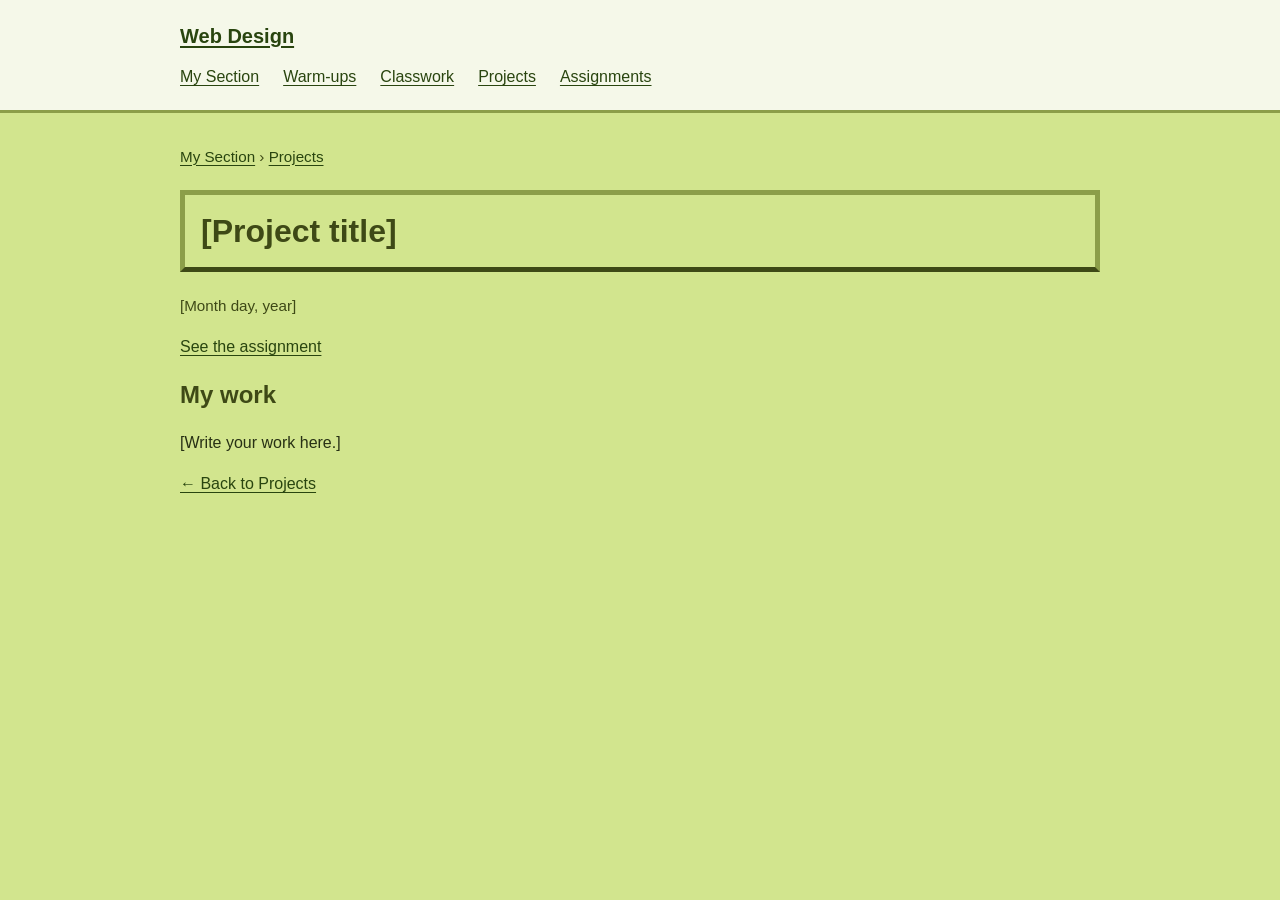
<file: projects/template.html>
<!doctype html>
<html lang="en">
  <head>
    <meta charset="UTF-8" />
    <meta name="viewport" content="width=device-width, initial-scale=1.0" />
    <title>[Project title] | Nawenxuan Li's Section</title>
    <link rel="stylesheet" href="../style.css" />
  </head>
  <body>
    <header>
      <nav>
        <a href="https://montverde-webdesign.github.io/" class="logo"
          >Web Design</a
        >
        <ul>
          <li><a href="../index.html">My Section</a></li>
          <li><a href="../warm-ups/index.html">Warm-ups</a></li>
          <li><a href="../classwork/index.html">Classwork</a></li>
          <li><a href="../projects/index.html">Projects</a></li>
          <li>
            <a href="https://montverde-webdesign.github.io/assignments.html"
              >Assignments</a
            >
          </li>
        </ul>
      </nav>
    </header>

    <main>
      <!-- HOW TO USE THIS TEMPLATE:
         1. Copy this file and paste it into this same folder.
         2. Rename the copy to the assignment's file name, like 2026-10-30-phase-1-checkpoint.html
         3. Change everything in [square brackets], including the title at the top.
         4. Add a link to your new page at the top of the list in index.html.
         Leave this template.html file alone so you can copy it again next time. -->

      <p class="breadcrumbs">
        <a href="../index.html">My Section</a> &rsaquo;
        <a href="index.html">Projects</a>
      </p>

      <h1>[Project title]</h1>
      <p class="date">[Month day, year]</p>

      <!-- Link to the assignment: replace the part after # with the file name, without .html -->
      <p>
        <a
          href="https://montverde-webdesign.github.io/assignments.html#2026-10-30-phase-1-checkpoint"
          >See the assignment</a
        >
      </p>

      <h2>My work</h2>
      <p>[Write your work here.]</p>

      <p><a href="index.html">&larr; Back to Projects</a></p>
    </main>
  </body>
</html>
</file>
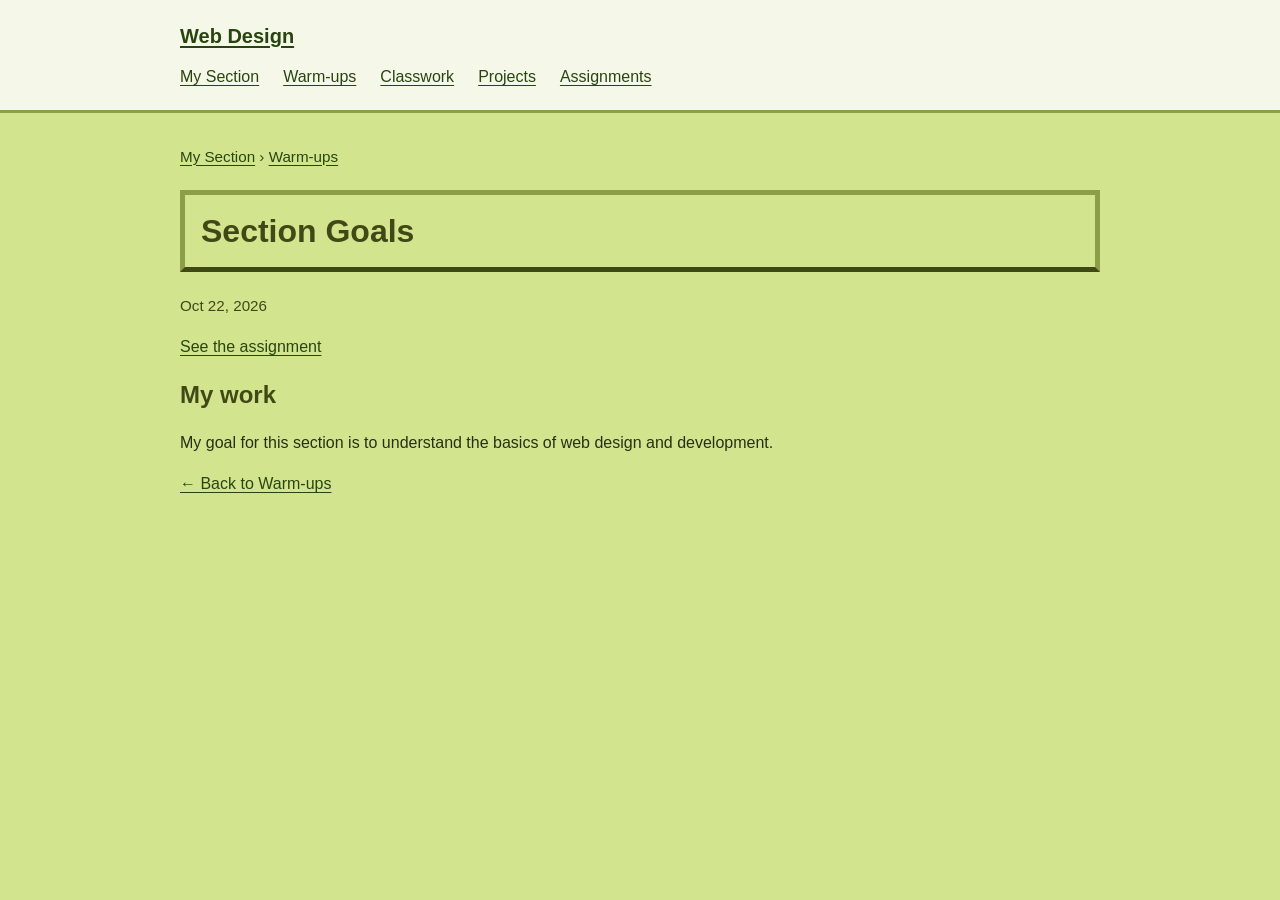
<file: warm-ups/oct-22-practice.html>
<!doctype html>
<html lang="en">
  <head>
    <meta charset="UTF-8" />
    <meta name="viewport" content="width=device-width, initial-scale=1.0" />
    <title>Section Goals | Nawenxuan Li's Section</title>
    <link rel="stylesheet" href="../style.css" />
  </head>
  <body>
    <header>
      <nav>
        <a href="https://montverde-webdesign.github.io/" class="logo"
          >Web Design</a
        >
        <ul>
          <li><a href="../index.html">My Section</a></li>
          <li><a href="../warm-ups/index.html">Warm-ups</a></li>
          <li><a href="../classwork/index.html">Classwork</a></li>
          <li><a href="../projects/index.html">Projects</a></li>
          <li>
            <a href="https://montverde-webdesign.github.io/assignments.html"
              >Assignments</a
            >
          </li>
        </ul>
      </nav>
    </header>

    <main>
      <!-- HOW TO USE THIS TEMPLATE:
         1. Copy this file and paste it into this same folder.
         2. Rename the copy to the assignment's file name, like 2026-10-23-section-goals.html
         3. Change everything in [square brackets], including the title at the top.
         4. Add a link to your new page at the top of the list in index.html.
         Leave this template.html file alone so you can copy it again next time. -->

      <p class="breadcrumbs">
        <a href="../index.html">My Section</a> &rsaquo;
        <a href="index.html">Warm-ups</a>
      </p>

      <h1>Section Goals</h1>
      <p class="date">Oct 22, 2026</p>

      <!-- Link to the assignment: replace the part after # with the file name, without .html -->
      <p>
        <a
          href="https://montverde-webdesign.github.io/assignments.html#2026-10-23-section-goals"
          >See the assignment</a
        >
      </p>

      <h2>My work</h2>
      <p>
        My goal for this section is to understand the basics of web design and
        development.
      </p>

      <p><a href="index.html">&larr; Back to Warm-ups</a></p>
    </main>
  </body>
</html>
</file>
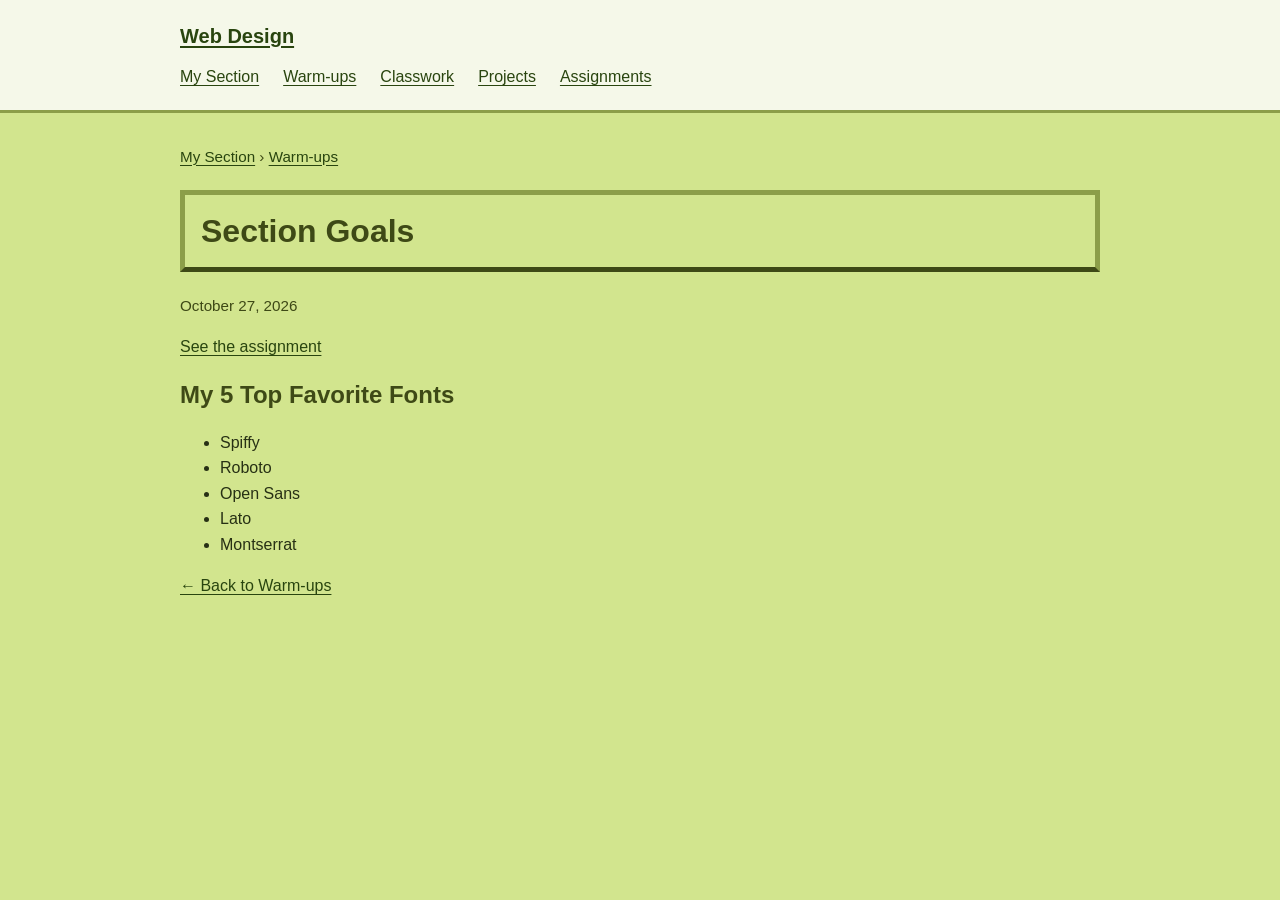
<file: warm-ups/oct-27-practice.html>
<!doctype html>
<html lang="en">
  <head>
    <meta charset="UTF-8" />
    <meta name="viewport" content="width=device-width, initial-scale=1.0" />
    <title>[Warm-up title] | Nawenxuan Li's Section</title>
    <link rel="stylesheet" href="../style.css" />
  </head>
  <body>
    <header>
      <nav>
        <a href="https://montverde-webdesign.github.io/" class="logo"
          >Web Design</a
        >
        <ul>
          <li><a href="../index.html">My Section</a></li>
          <li><a href="../warm-ups/index.html">Warm-ups</a></li>
          <li><a href="../classwork/index.html">Classwork</a></li>
          <li><a href="../projects/index.html">Projects</a></li>
          <li>
            <a href="https://montverde-webdesign.github.io/assignments.html"
              >Assignments</a
            >
          </li>
        </ul>
      </nav>
    </header>

    <main>
      <!-- HOW TO USE THIS TEMPLATE:
         1. Copy this file and paste it into this same folder.
         2. Rename the copy to the assignment's file name, like 2026-10-23-section-goals.html
         3. Change everything in [square brackets], including the title at the top.
         4. Add a link to your new page at the top of the list in index.html.
         Leave this template.html file alone so you can copy it again next time. -->

      <p class="breadcrumbs">
        <a href="../index.html">My Section</a> &rsaquo;
        <a href="index.html">Warm-ups</a>
      </p>

      <h1>Section Goals</h1>
      <p class="date">October 27, 2026</p>

      <!-- Link to the assignment: replace the part after # with the file name, without .html -->
      <p>
        <a
          href="https://montverde-webdesign.github.io/assignments.html#2026-10-23-section-goals"
          >See the assignment</a
        >
      </p>

      <h2>My 5 Top Favorite Fonts</h2>
      <ul>
        <li>Spiffy</li>
        <li>Roboto</li>
        <li>Open Sans</li>
        <li>Lato</li>
        <li>Montserrat</li>
      </ul>

      <p><a href="index.html">&larr; Back to Warm-ups</a></p>
    </main>
  </body>
</html>
</file>
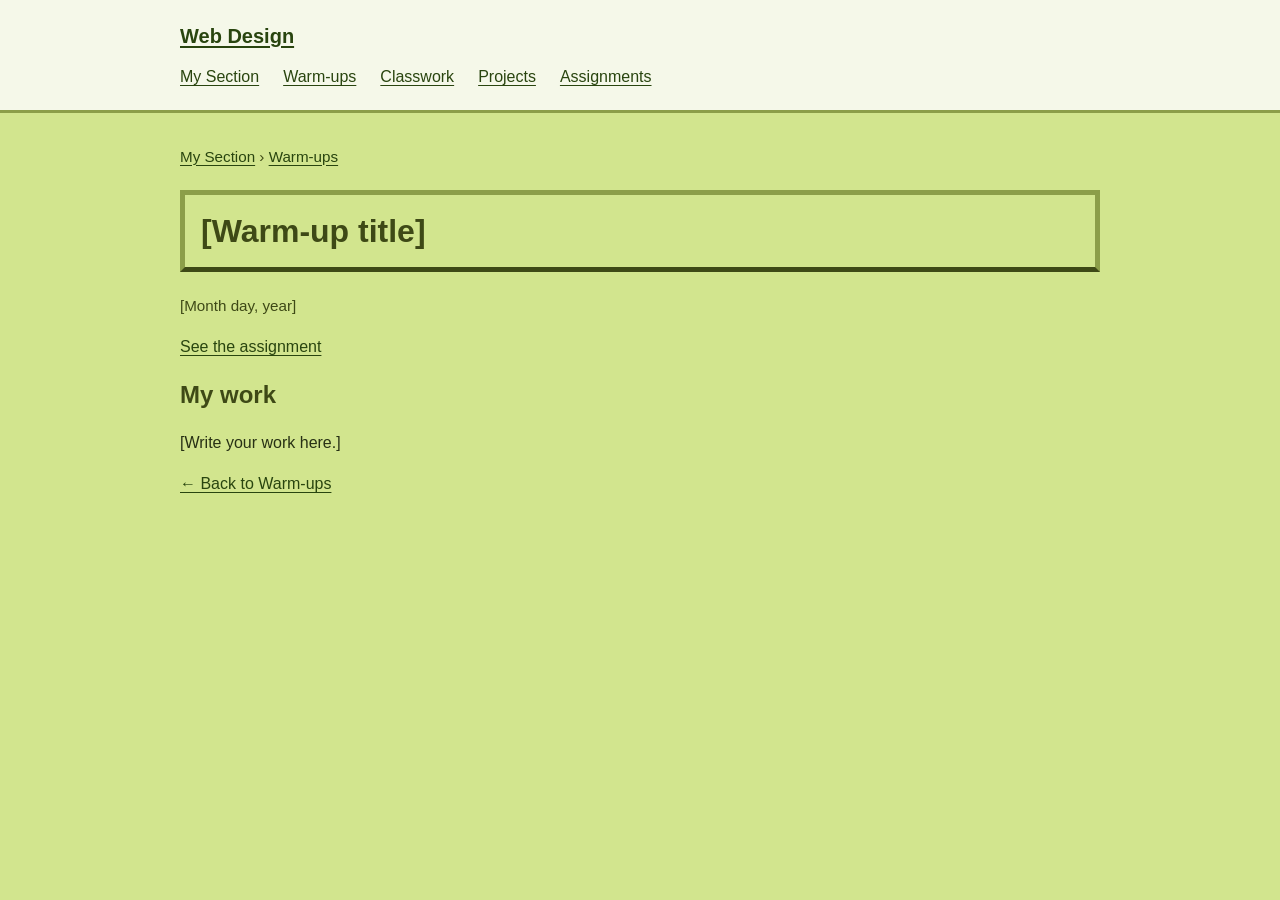
<file: warm-ups/template.html>
<!doctype html>
<html lang="en">
  <head>
    <meta charset="UTF-8" />
    <meta name="viewport" content="width=device-width, initial-scale=1.0" />
    <title>[Warm-up title] | Nawenxuan Li's Section</title>
    <link rel="stylesheet" href="../style.css" />
  </head>
  <body>
    <header>
      <nav>
        <a href="https://montverde-webdesign.github.io/" class="logo"
          >Web Design</a
        >
        <ul>
          <li><a href="../index.html">My Section</a></li>
          <li><a href="../warm-ups/index.html">Warm-ups</a></li>
          <li><a href="../classwork/index.html">Classwork</a></li>
          <li><a href="../projects/index.html">Projects</a></li>
          <li>
            <a href="https://montverde-webdesign.github.io/assignments.html"
              >Assignments</a
            >
          </li>
        </ul>
      </nav>
    </header>

    <main>
      <!-- HOW TO USE THIS TEMPLATE:
         1. Copy this file and paste it into this same folder.
         2. Rename the copy to the assignment's file name, like 2026-10-23-section-goals.html
         3. Change everything in [square brackets], including the title at the top.
         4. Add a link to your new page at the top of the list in index.html.
         Leave this template.html file alone so you can copy it again next time. -->

      <p class="breadcrumbs">
        <a href="../index.html">My Section</a> &rsaquo;
        <a href="index.html">Warm-ups</a>
      </p>

      <h1>[Warm-up title]</h1>
      <p class="date">[Month day, year]</p>

      <!-- Link to the assignment: replace the part after # with the file name, without .html -->
      <p>
        <a
          href="https://montverde-webdesign.github.io/assignments.html#2026-10-23-section-goals"
          >See the assignment</a
        >
      </p>

      <h2>My work</h2>
      <p>[Write your work here.]</p>

      <p><a href="index.html">&larr; Back to Warm-ups</a></p>
    </main>
  </body>
</html>
</file>
<file: style.css>
/* Shared styles for every page in my section. */
:root {
  --background: #d2e58e;
  --text: #273014;
  --heading: #3e4916;
  --accent: #8c9e49;
  --link: #29450f;
  --surface: #f5f8e9;
}

* {
  box-sizing: border-box;
}

body {
  margin: 0;
  background-color: var(--background);
  color: var(--text);
  font-family: Arial, Helvetica, sans-serif;
  font-size: 16px;
  line-height: 1.6;
}

header {
  background-color: var(--surface);
  border-bottom: 3px solid var(--accent);
}

nav {
  max-width: 960px;
  margin: 0 auto;
  padding: 20px;
}

nav ul {
  display: flex;
  flex-wrap: wrap;
  gap: 12px 24px;
  padding: 0;
  margin: 12px 0 0;
  list-style: none;
}

.logo {
  font-size: 1.25rem;
  font-weight: bold;
}

main {
  max-width: 960px;
  margin: 32px auto;
  padding: 0 20px 32px;
}

h1,
h2 {
  color: var(--heading);
  line-height: 1.25;
}

h1 {
  padding: 16px;
  border: 5px solid var(--accent);
  border-bottom-color: var(--heading);
  font-size: 2rem;
  overflow-wrap: anywhere;
}

p {
  margin: 16px 0;
}

a {
  color: var(--link);
  text-underline-offset: 3px;
}

a:hover,
a:focus-visible {
  color: var(--heading);
  background-color: var(--surface);
  text-decoration-thickness: 3px;
}

a:focus-visible {
  outline: 2px solid var(--heading);
  outline-offset: 4px;
}

.categories {
  display: grid;
  grid-template-columns: repeat(auto-fit, minmax(min(100%, 220px), 1fr));
  gap: 20px;
  padding: 0;
  list-style: none;
}

.categories li {
  padding: 20px;
  background-color: var(--surface);
  border: 2px solid var(--accent);
  border-radius: 8px;
}

.categories a {
  font-size: 1.25rem;
  font-weight: bold;
}

.entries {
  padding-left: 24px;
}

.entries li {
  margin-bottom: 12px;
}

.breadcrumbs,
.date {
  font-size: 0.95rem;
  color: var(--heading);
}
</file>
<file: projects/neon-tide/css/base.css>
/* BASE: fonts and colors shared by all three parts.
   Owner: Part A (Nawenxuan Li) */
@import url("https://fonts.googleapis.com/css2?family=Bebas+Neue&family=Poppins:wght@400;600&display=swap");

/* Include padding and borders in an element's stated width. */
* {
  box-sizing: border-box;
}

body {
  margin: 0;
  background: #0d0b26;
  color: #f2f0ff;
  font-family: "Poppins", sans-serif;
  font-size: 17px;
  line-height: 1.6;
}

h1,
h2,
h3 {
  font-family: "Bebas Neue", sans-serif;
  font-weight: 400;
}

h2 {
  font-size: 64px;
  text-align: center;
}

img {
  display: block;
  max-width: 100%;
  height: auto;
}

/* Shared content width, with space at the edges on small screens. */
.container {
  width: min(1100px, calc(100% - 48px));
  margin-inline: auto;
}

.button {
  display: inline-block;
  padding: 12px 28px;
  border: 3px solid #ff3d9a;
  border-radius: 999px;
  background: #ff3d9a;
  color: #f2f0ff;
  font-weight: 600;
  text-align: center;
  text-decoration: none;
}

.button-outline {
  background: transparent;
  color: #ff3d9a;
}

.button:hover {
  background: #f2f0ff;
  border-color: #f2f0ff;
  color: #0d0b26;
}

a:focus-visible {
  outline: 3px solid #f9f871;
  outline-offset: 5px;
}
</file>
<file: projects/neon-tide/css/part-a.css>
/* PART A: header, navigation, hero, and stats.
   Owner: Nawenxuan Li */

.festival-header {
   padding: 20px 24px;
   border-bottom: 1px solid #2c2866;
}

.header-inner {
   max-width: 1100px;
   margin-left: auto;
   margin-right: auto;
   display: flex;
   align-items: center;
   justify-content: space-between;
   gap: 24px;
}

.festival-brand {
   display: flex;
   align-items: center;
   gap: 12px;
   color: #f2f0ff;
   font-family: "Bebas Neue", sans-serif;
   font-size: 36px;
   font-weight: 400;
   line-height: 1;
   letter-spacing: 2px;
   white-space: nowrap;
}

.festival-brand .logo {
   display: block;
   width: 50px;
   height: auto;
}

.festival-nav {
   display: flex;
   align-items: center;
   justify-content: center;
   gap: 32px;
   line-height: 1.5;
}

.festival-nav a {
   color: #f2f0ff;
   text-decoration: none;
}

.festival-nav a:hover {
   color: #2de2e6;
}

.festival-nav .btn-buy-tickets {
   color: #2de2e6;
   border: 2px solid #2de2e6;
   border-radius: 999px;
   padding: 8px 20px;
   font-weight: 600;
   white-space: nowrap;
}

.festival-nav .btn-buy-tickets:hover {
   background-color: #2de2e6;
   color: #0d0b26;
}

/* Date and Title */
.festival-hero {
   background: linear-gradient (#0d0b26, #1a1745);
   text-align: center;
}

.hero-content {
   padding: 64px 24px 0;
}

.festival-date {
   width: fit-content;
   max-width: 100%;
   box-sizing: border-box;
   margin: 0 auto;
   padding: 6px 18px;
   border: 2px solid #f9f871;
   border-radius: 999px;
   color: #f9f871;
   font-weight: 600;
   letter-spacing: 2px;
   text-align:center;
   text-transform: uppercase;
}

.festival-title {
   margin: 24px 0 8px;
   color: #f2f0ff;
   font-family: "Bebas Neue", sans-serif;
   font-size: 140px;
   line-height: 1;
   letter-spacing: 2px;
   text-shadow: 0 0 24px #ff3d9a;
}

.festival-title-span {
   color: #2de2e6;
}

.festival-description {
   max-width: 600px;
   margin: 0 auto;
   color: #c9c5f5;
   font-size: 20px;
}

/* Buttons */
.hero-buttons {
   display: flex;
   justify-content: center;
   align-items: center;
   gap: 16px;
   margin-top: 32px;
}

.hero-button {
   padding: 12px 28px;
   border: 3px solid #ff3d9a;
   border-radius: 999px;
   font-weight: 600;
   text-decoration: none;
}

.tickets-button {
   background-color: #ff3d9a;
   color: #f2f0ff;
}

.lineup-button {
   color: #ff3d9a;
}

.hero-button:hover {
   background-color: #f2f0ff;
   border-color: #f2f0ff;
   color: #0d0b26;
}

.festival-nav a:focus-visible,
.hero-button:focus-visible {
   outline: 3px solid #f9f871;
   outline-offset: 5px;
}

/* Waves and Stats */
.hero-artwork {
   margin-top: 48px;
   margin-left: 24px;
   margin-right: 24px;
}

.hero-waves {
   display: block;
   width: 100%;
   height: auto;
}

.festival-stats {
   display: flex;
   justify-content: center;
   gap: 96px;
   padding: 16px 24px 40px;
   background-color: #1a1745;
   text-align: center;
}

.stat-number {
   margin: 0;
   color: #f9f871;
   font-family: "Bebas Neue", sans-serif;
   font-size: 72px;
   line-height: 1;
}

.stat-label {
   margin: 8px 0 0;
   color: #c9c5f5;
   letter-spacing: 2px;
   text-transform: uppercase;
}

/* Phone layout */
@media (max-width: 760px) {
   .festival-header {
      padding: 24px 24px 8px;
   }

   .header-inner {
      flex-direction: column;
      gap: 12px;
   }
</file>
<file: projects/neon-tide/css/part-b.css>
/* PART B styles. Owner: Lukas Walker
   Only style the things inside Part B of index.html.
   Put your phone-size rules in a media query at the bottom of this file. */
</file>
<file: projects/neon-tide/css/part-c.css>
/* PART C styles. Owner: Kian Nurani
   Only style the things inside Part C of index.html.
   Put your phone-size rules in a media query at the bottom of this file. */
</file>
<file: style-october.css>
/* Shared styles for every page in my section. */
:root {
  --background: #d2e58e;
  --text: #273014;
  --heading: #3e4916;
  --accent: #8c9e49;
  --link: #29450f;
  --surface: #f5f8e9;
}

* {
  box-sizing: border-box;
}

body {
  margin: 0;
  background-color: var(--background);
  color: var(--text);
  font-family: Arial, Helvetica, sans-serif;
  font-size: 16px;
  line-height: 1.6;
}

header {
  background-color: var(--surface);
  border-bottom: 3px solid var(--accent);
}

nav {
  max-width: 960px;
  margin: 0 auto;
  padding: 20px;
}

nav ul {
  display: flex;
  flex-wrap: wrap;
  gap: 12px 24px;
  padding: 0;
  margin: 12px 0 0;
  list-style: none;
}

.logo {
  font-size: 1.25rem;
  font-weight: bold;
}

main {
  max-width: 960px;
  margin: 32px auto;
  padding: 0 20px 32px;
}

h1,
h2 {
  color: var(--heading);
  line-height: 1.25;
}

h1 {
  padding: 16px;
  border: 5px solid var(--accent);
  border-bottom-color: var(--heading);
  font-size: 2rem;
  overflow-wrap: anywhere;
}

p {
  margin: 16px 0;
}

a {
  color: var(--link);
  text-underline-offset: 3px;
}

a:hover,
a:focus-visible {
  color: var(--heading);
  background-color: var(--surface);
  text-decoration-thickness: 3px;
}

a:focus-visible {
  outline: 2px solid var(--heading);
  outline-offset: 4px;
}

.categories {
  display: grid;
  grid-template-columns: repeat(auto-fit, minmax(min(100%, 220px), 1fr));
  gap: 20px;
  padding: 0;
  list-style: none;
}

.categories li {
  padding: 20px;
  background-color: var(--surface);
  border: 2px solid var(--accent);
  border-radius: 8px;
}

.categories a {
  font-size: 1.25rem;
  font-weight: bold;
}

.entries {
  padding-left: 24px;
}

.entries li {
  margin-bottom: 12px;
}

.breadcrumbs,
.date {
  font-size: 0.95rem;
  color: var(--heading);
}
/* Color boxes for my style guide */
.palette {
  list-style: none;
  padding: 0;
}

.swatch {
  display: inline-block;
  width: 28px;
  height: 28px;
  border-radius: 6px;
  border: 1px solid #999999;
  vertical-align: middle;
  margin-right: 8px;
}
</file>
